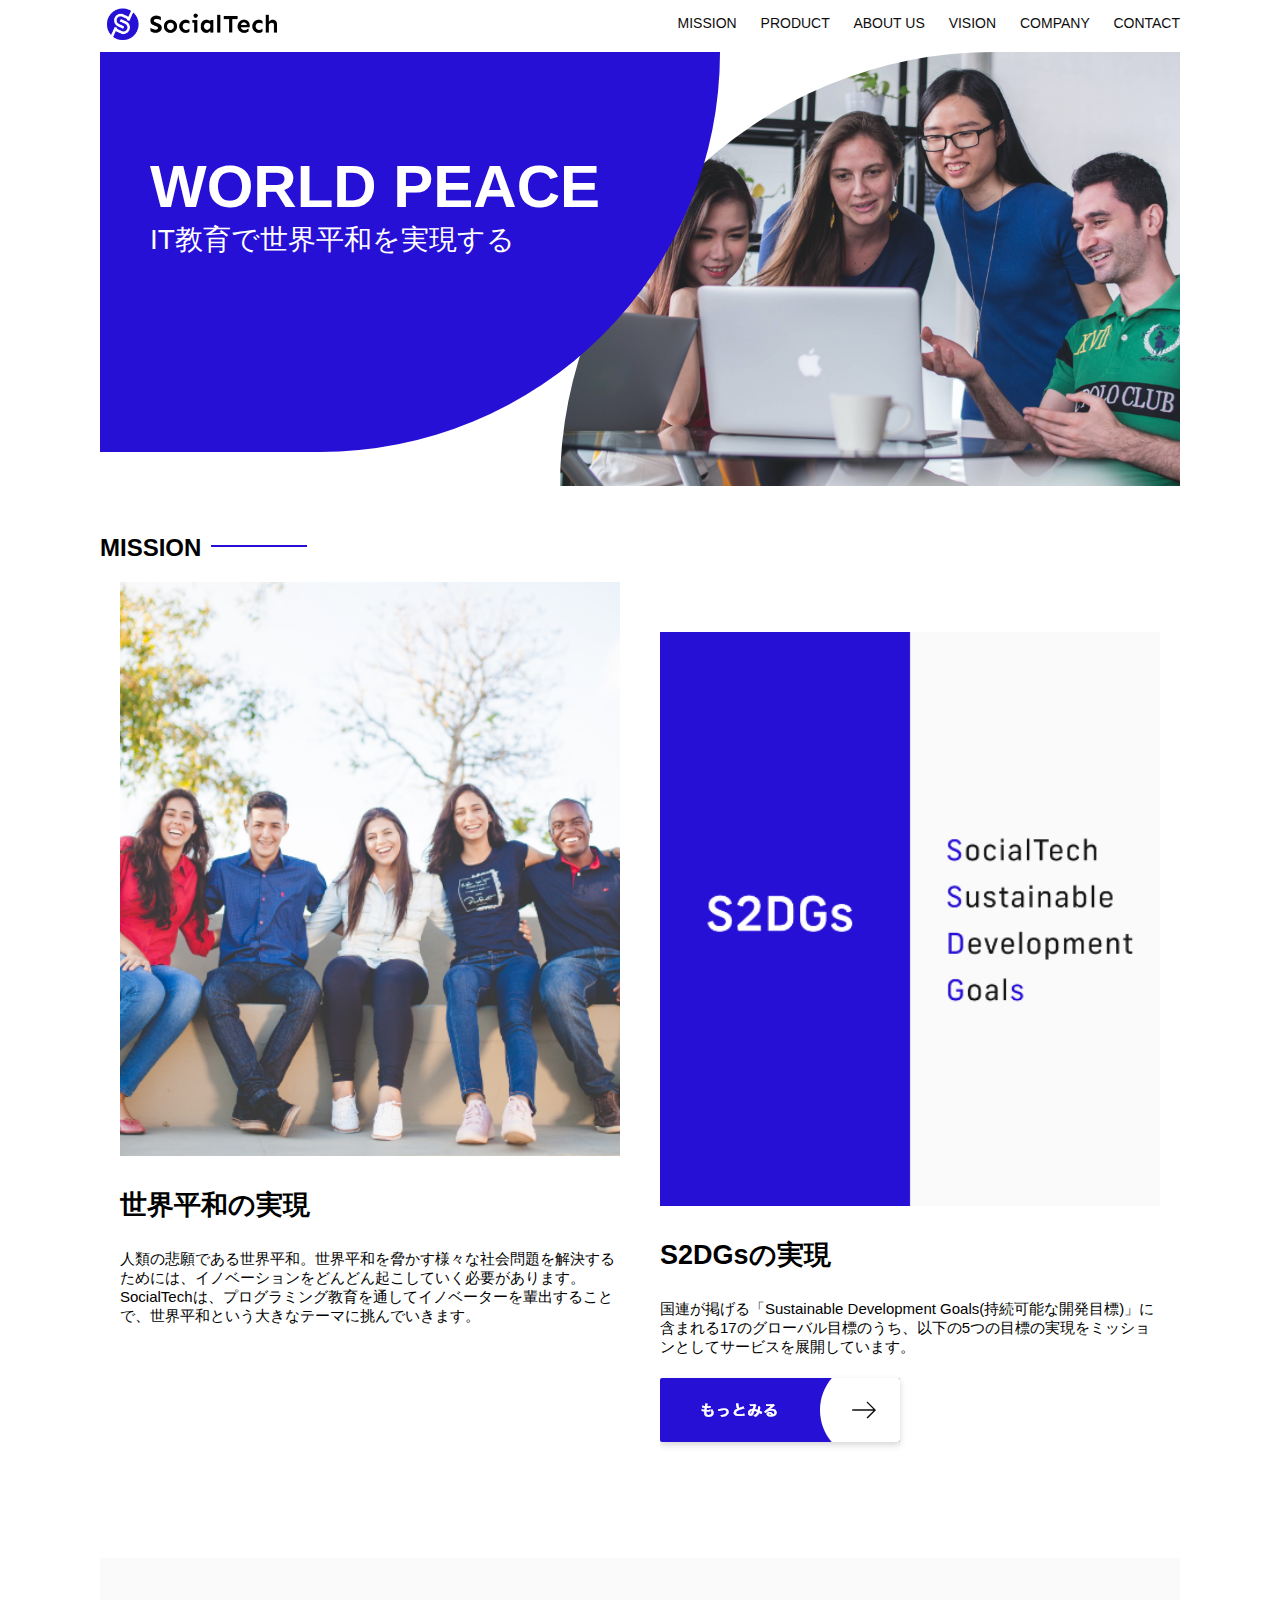
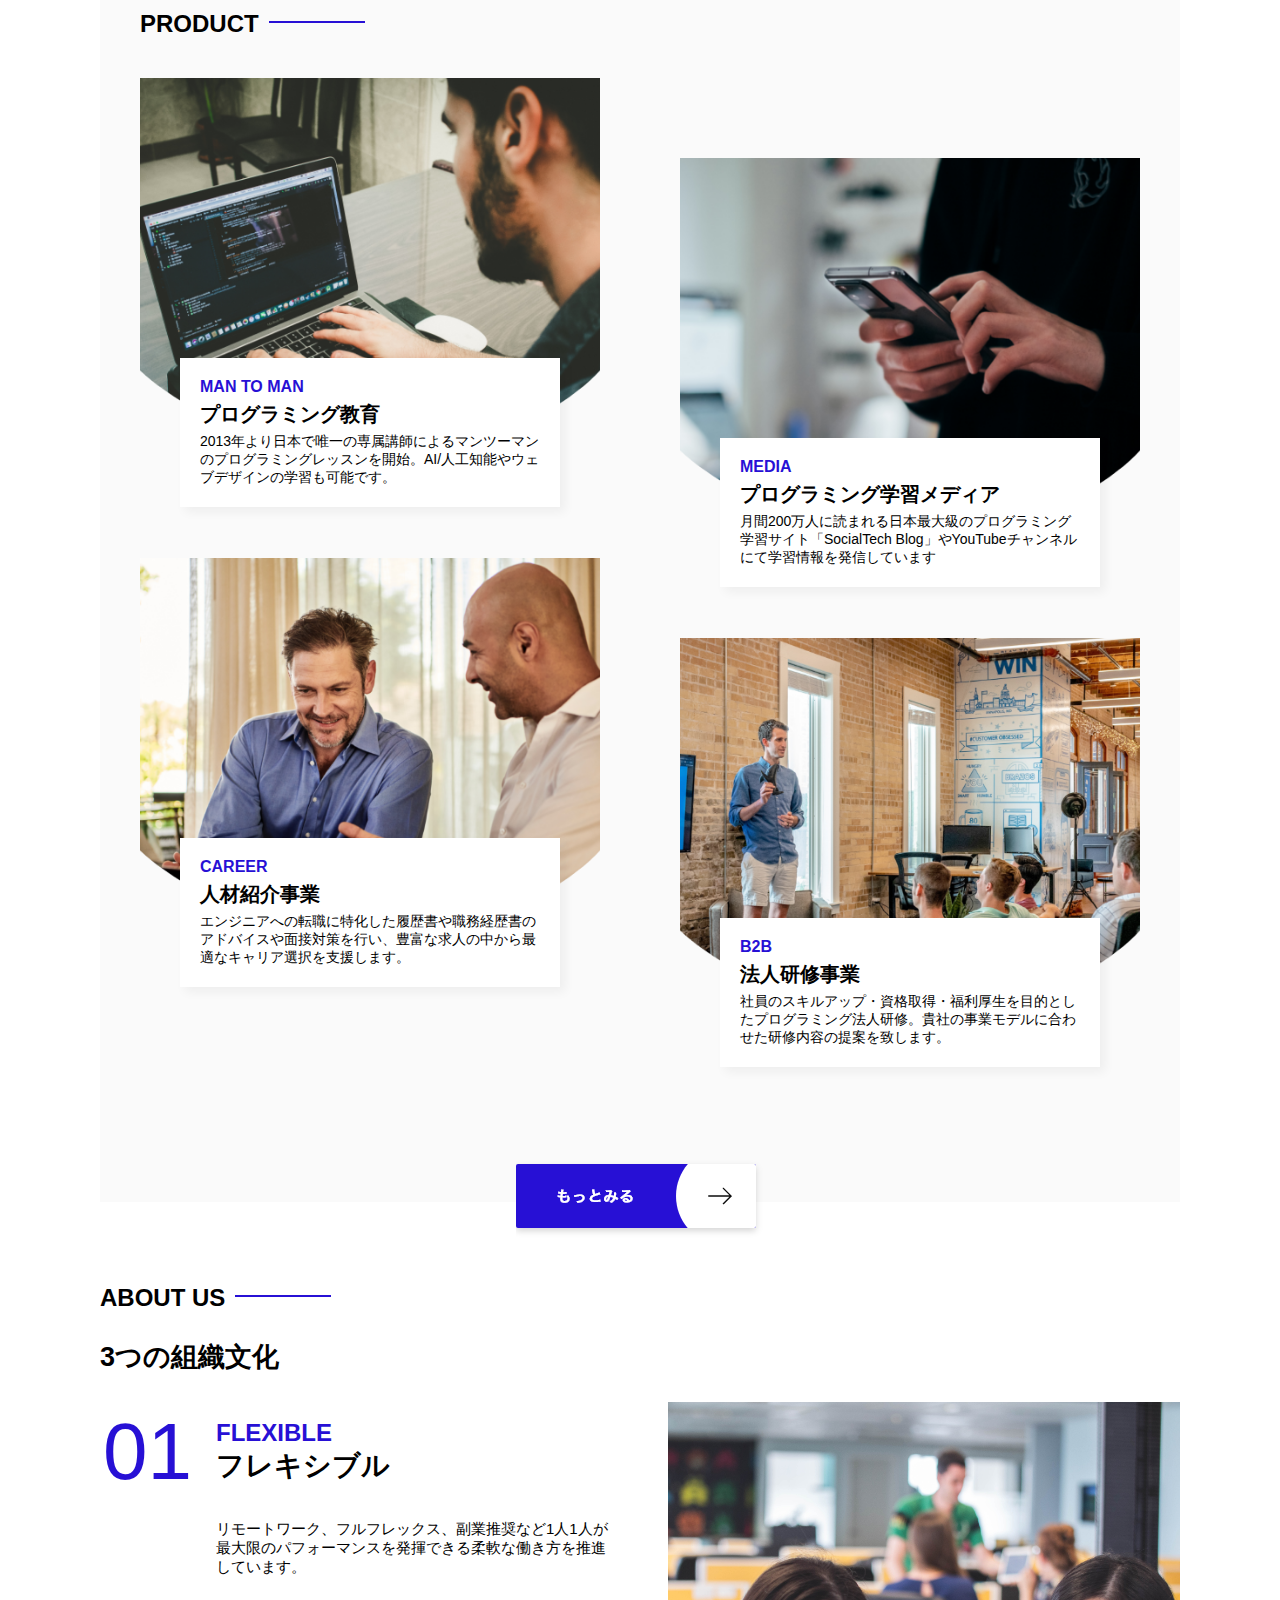
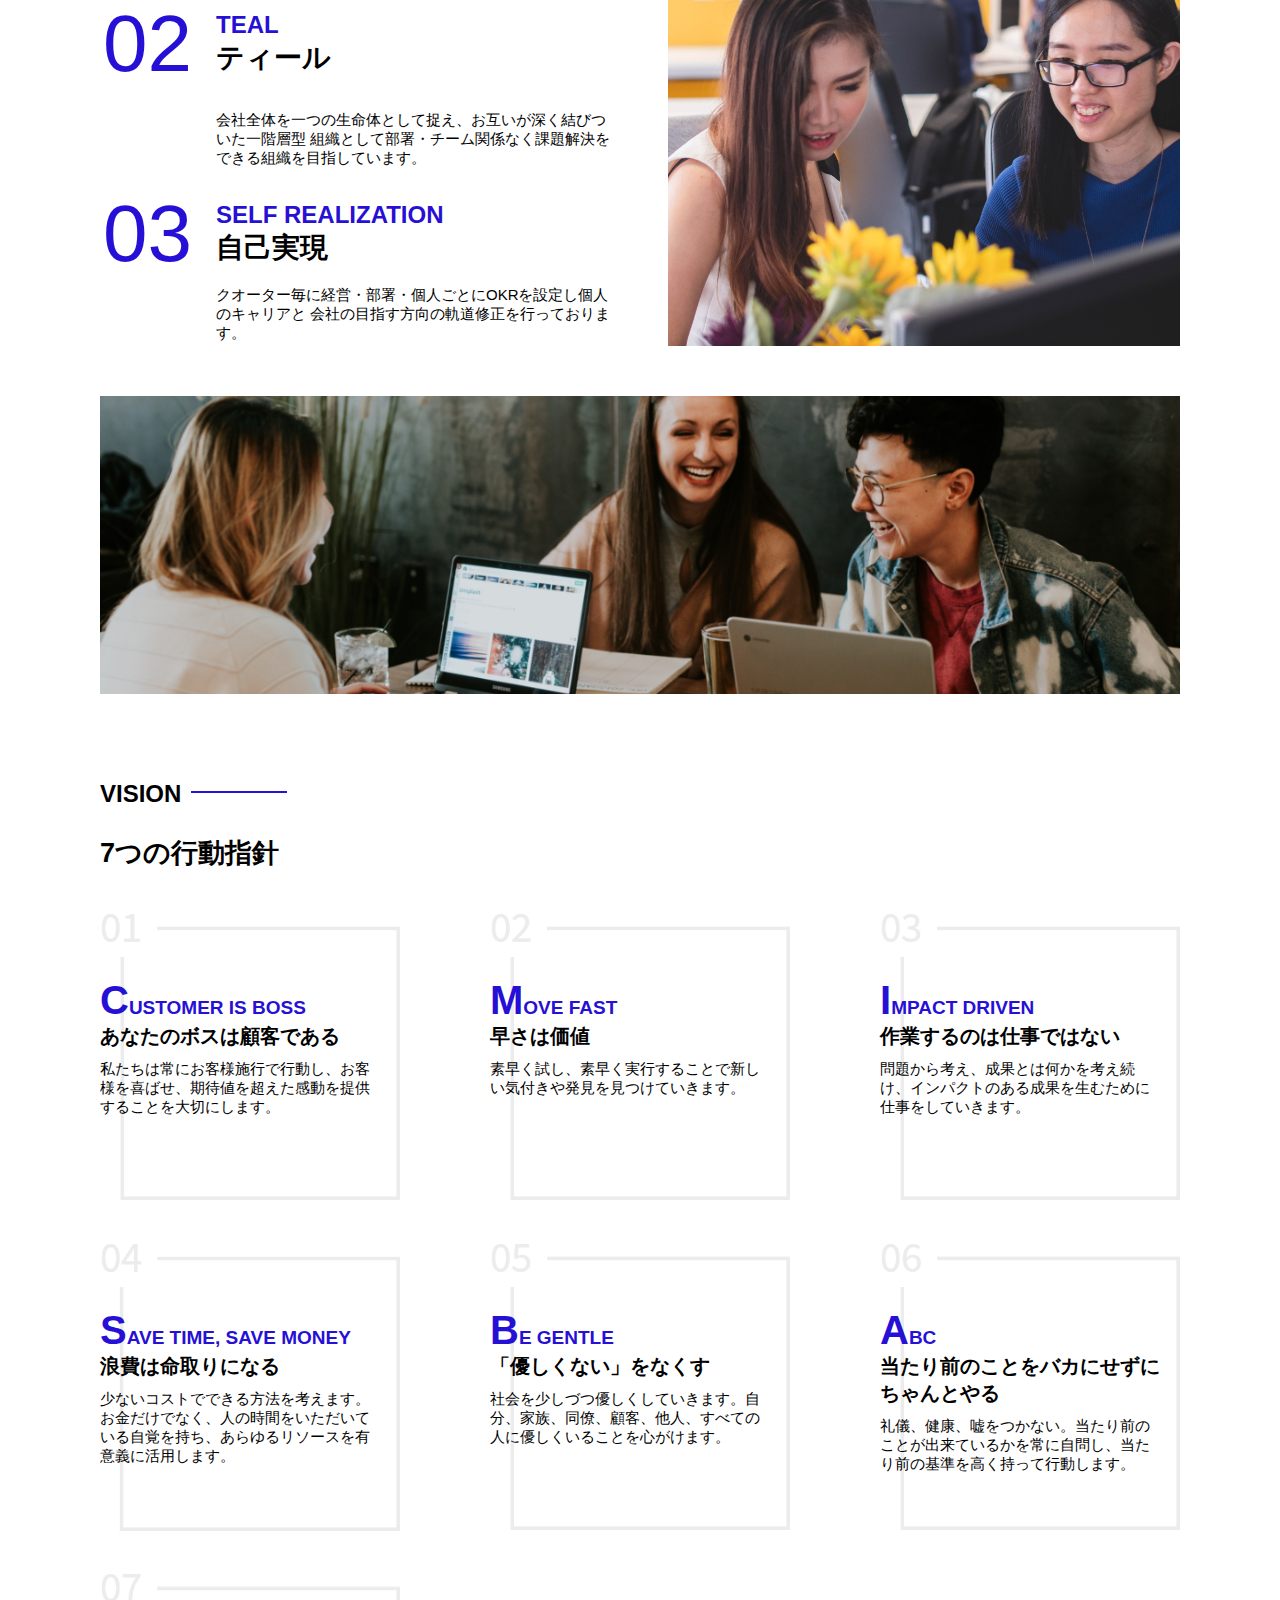
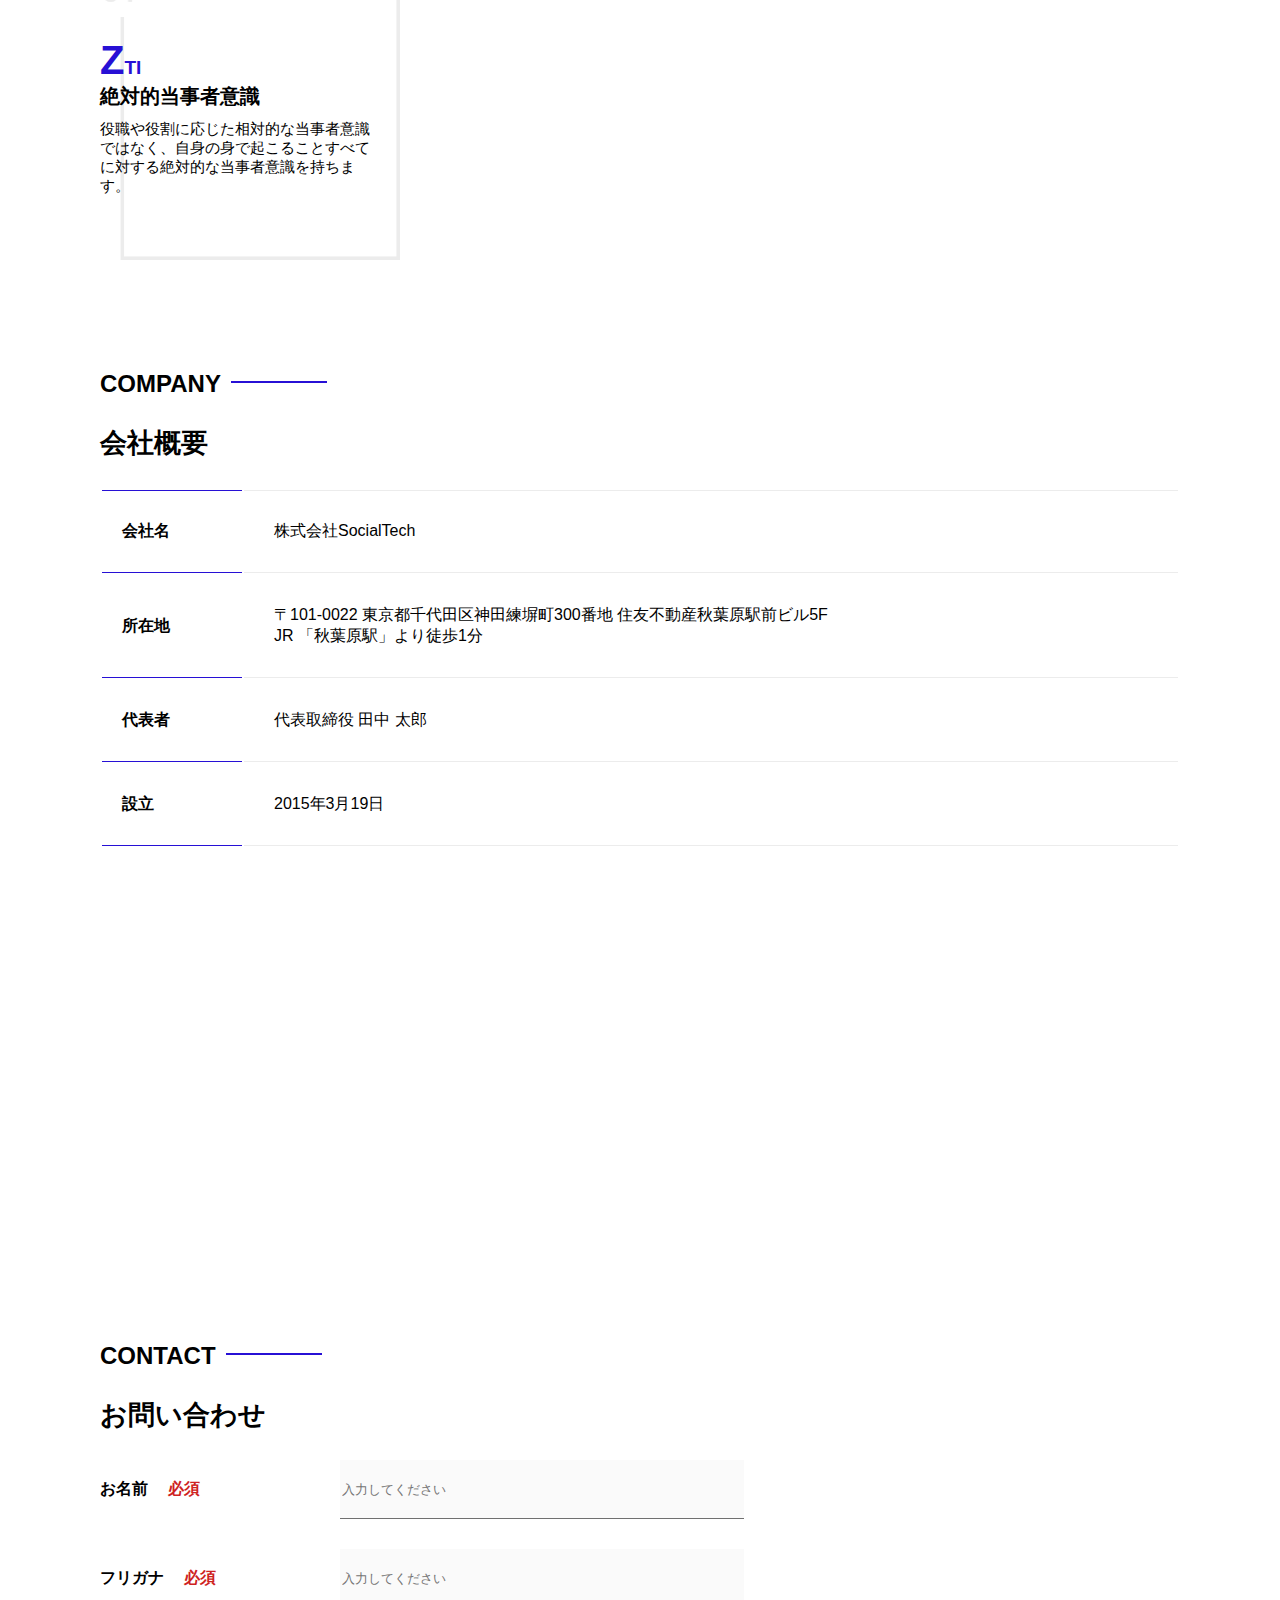
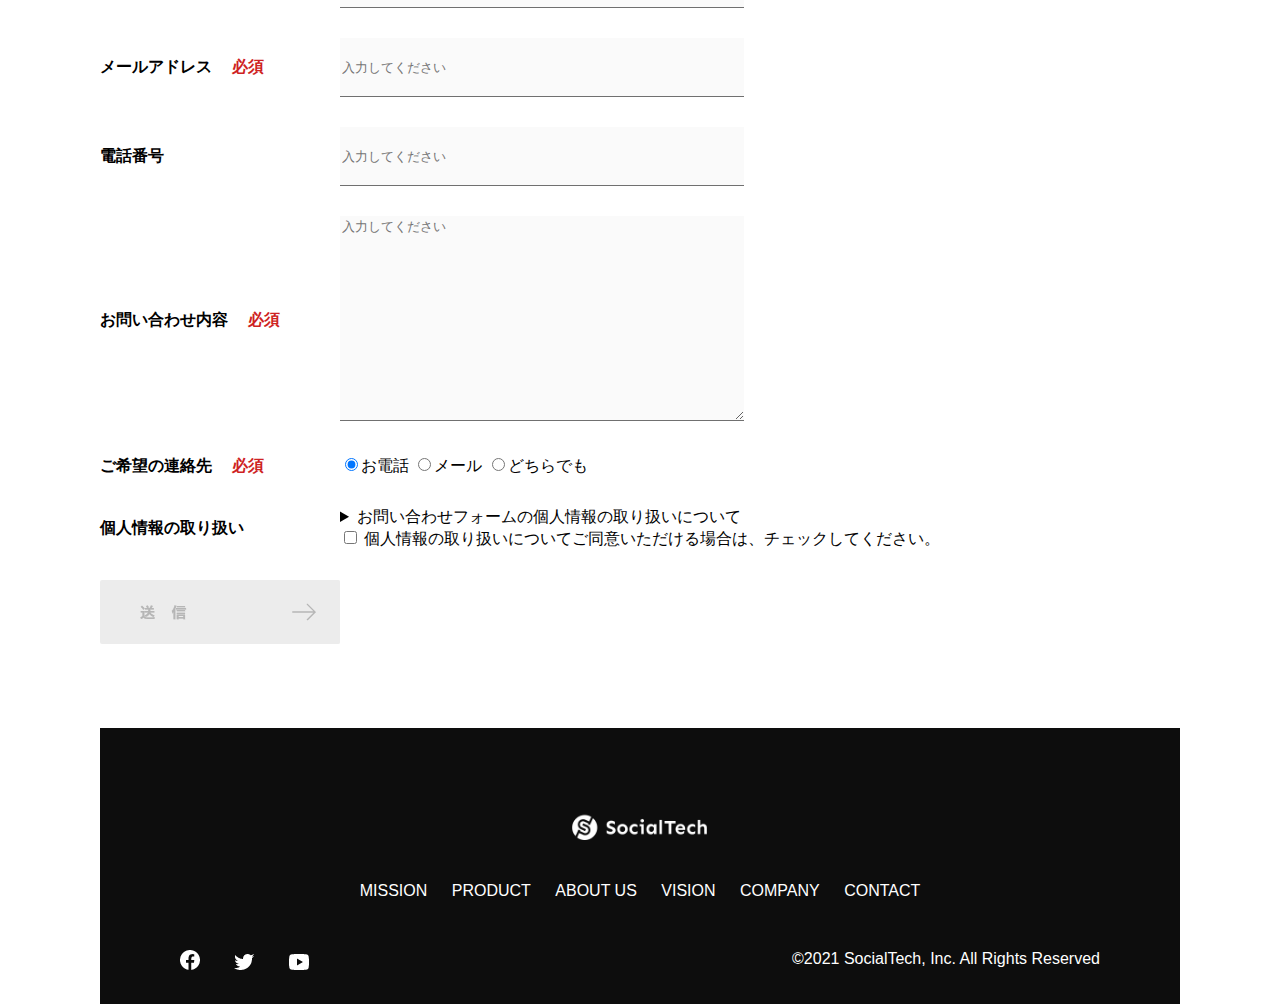
<file: index.html>
<!DOCTYPE html>
<html>
  <head>
    <title>SocialTech</title>
    <meta charset="utf-8" />
    <meta
      name="description"
      content="SocialTechはEdTech業界のリーディングカンパニーを目指します。"
    />
    <meta name="viewport" content="width=device-width, initial-scale=1.0" />
    <link rel="stylesheet" href="style.css" />
  </head>
  <body>
    <!-- ヘッダー -->
    <header>
      <!-- ロゴ -->
      <a href="index.html" id="logo"
        ><img src="images/logo.png" alt="トップページに戻る"
      /></a>
      <!-- PC用ナビゲーション -->
      <nav id="nav-pc">
        <a href="mission.html">MISSION</a>
        <a href="product.html">PRODUCT</a>
        <a href="index.html#aboutus">ABOUT US</a>
        <a href="index.html#vision">VISION</a>
        <a href="index.html#company">COMPANY</a>
        <a href="index.html#contact">CONTACT</a>
      </nav>
      <!-- スマホ用メニューボタン -->
      <img
        id="menu-sp"
        src="images/button-menu.png"
        alt="ナビゲーションを開く"
        onclick="document.getElementById('nav-sp').style.display = 'block'"
      />
      <!-- スマホ用ナビゲーション -->
      <nav id="nav-sp">
        <img
          id="close"
          src="images/button-close.png"
          alt="ナビゲーションを閉じる"
          onclick="document.getElementById('nav-sp').style.display = 'none'"
        />
        <a
          id="logo-sp"
          href="index.html"
          onclick="document.getElementById('nav-sp').style.display = 'none'"
          ><img src="images/logo-sp.png" alt="トップページに戻る"
        /></a>
        <a
          class="menu"
          href="mission.html"
          onclick="document.getElementById('nav-sp').style.display = 'none'"
          >MISSION</a
        >
        <a
          class="menu"
          href="product.html"
          onclick="document.getElementById('nav-sp').style.display = 'none'"
          >PRODUCT</a
        >
        <a
          class="menu"
          href="index.html#aboutus"
          onclick="document.getElementById('nav-sp').style.display = 'none'"
          >ABOUT US</a
        >
        <a
          class="menu"
          href="index.html#vision"
          onclick="document.getElementById('nav-sp').style.display = 'none'"
          >VISION</a
        >
        <a
          class="menu"
          href="index.html#company"
          onclick="document.getElementById('nav-sp').style.display = 'none'"
          >COMPANY</a
        >
        <a
          class="menu"
          href="index.html#contact"
          onclick="document.getElementById('nav-sp').style.display = 'none'"
          >CONTACT</a
        >
        <div id="sns">
          <a href="https://www.facebook.com/sejuku2013"
            ><img src="images/button-facebook.png" alt="Facebookのリンク"
          /></a>
          <a href="https://www.twitter.com/samuraijuku"
            ><img src="images/button-twitter.png" alt="twitterのリンク"
          /></a>
          <a href="https://www.youtube.com/cannel/UCCFOQO5aDK0xXam4cUQT8g"
            ><img src="images/button-facebook.png" alt="YouTubeのリンク"
          /></a>
        </div>
      </nav>
    </header>
    <main>
      <article>
        <!-- メインビジュアル -->
        <section id="main-visual">
          <div id="main-message">
            <h1>WORLD PEACE</h1>
            <p>IT教育で世界平和を実現する</p>
          </div>
          <img
            src="images/index/index-main.png"
            alt="PCの周りに集まる多国籍の仲間たち"
          />
        </section>
        <!-- ミッション -->
        <section id="mission">
          <h2 class="index-h2">MISSION</h2>
          <div id="mission-flex">
            <div>
              <img
                id="mission-photo"
                src="images/index/index-mission.png"
                alt="屋外のベンチで写真を撮影する多国籍の仲間たち"
              />
              <h3>世界平和の実現</h3>
              <p>
                人類の悲願である世界平和。世界平和を脅かす様々な社会問題を解決するためには、イノベーションをどんどん起こしていく必要があります。SocialTechは、プログラミング教育を通してイノベーターを輩出することで、世界平和という大きなテーマに挑んでいきます。
              </p>
            </div>
            <div>
              <img id="s2dgs" src="images/index/s2dgs.png" alt="S2DGs" />
              <h3>S2DGsの実現</h3>
              <p>
                国連が掲げる「Sustainable Development
                Goals(持続可能な開発目標)」に含まれる17のグローバル目標のうち、以下の5つの目標の実現をミッションとしてサービスを展開しています。
              </p>
              <a href="mission.html">
                <img src="images/button-more.png" alt="もっとみる" />
              </a>
            </div>
          </div>
        </section>
        <!-- プロダクト -->
        <section id="product">
          <h2 class="index-h2">PRODUCT</h2>
          <div>
            <div id="product-left">
              <div>
                <img
                  class="product-photo"
                  src="images/index/index-mantoman.png"
                  alt="PCでコードを書く男性"
                />
                <div class="product-explain">
                  <span>MAN TO MAN</span>
                  <h3>プログラミング教育</h3>
                  <p>
                    2013年より日本で唯一の専属講師によるマンツーマンのプログラミングレッスンを開始。AI/人工知能やウェブデザインの学習も可能です。
                  </p>
                </div>
              </div>
              <div>
                <img
                  class="product-photo"
                  src="images/index/index-career.png"
                  alt="笑顔で話し合う2人の男性"
                />
                <div class="product-explain">
                  <span>CAREER</span>
                  <h3>人材紹介事業</h3>
                  <p>
                    エンジニアへの転職に特化した履歴書や職務経歴書のアドバイスや面接対策を行い、豊富な求人の中から最適なキャリア選択を支援します。
                  </p>
                </div>
              </div>
            </div>
            <div id="product-right">
              <div>
                <img
                  class="product-photo"
                  src="images/index/index-media.png"
                  alt="スマートフォンを操作する人"
                />
                <div class="product-explain">
                  <span>MEDIA</span>
                  <h3>プログラミング学習メディア</h3>
                  <p>
                    月間200万人に読まれる日本最大級のプログラミング学習サイト「SocialTech
                    Blog」やYouTubeチャンネルにて学習情報を発信しています
                  </p>
                </div>
              </div>
              <div>
                <img
                  class="product-photo"
                  src="images/index/index-b2b.png"
                  alt="講演中の男性とそれを聴く人々"
                />
                <div class="product-explain">
                  <span>B2B</span>
                  <h3>法人研修事業</h3>
                  <p>
                    社員のスキルアップ・資格取得・福利厚生を目的としたプログラミング法人研修。貴社の事業モデルに合わせた研修内容の提案を致します。
                  </p>
                </div>
              </div>
            </div>
          </div>
          <div>
            <a id="product-more" href="product.html">
              <img src="images/button-more.png" alt="もっとみる" />
            </a>
          </div>
        </section>
        <!-- ABOUT US -->
        <section id="aboutus">
          <h2 class="index-h2">ABOUT US</h2>
          <h3>3つの組織文化</h3>
          <div>
            <table class="culture-table">
              <tr>
                <td>
                  <span class="culture-num">01</span>
                </td>
                <td>
                  <span class="culture-en">FLEXIBLE</span>
                  <span class="culture-jp">フレキシブル</span>
                </td>
              </tr>

              <tr></tr>
              <tr>
                <td>
                  <!-- 空のセル -->
                </td>
                <td>
                  <p class="cluture-description">
                    リモートワーク、フルフレックス、副業推奨など1人1人が最大限のパフォーマンスを発揮できる柔軟な働き方を推進しています。
                  </p>
                </td>
              </tr>
              <tr>
                <td>
                  <span class="culture-num">02</span>
                </td>
                <td>
                  <span class="culture-en">TEAL</span>
                  <span class="culture-jp">ティール</span>
                </td>
              </tr>
              <tr>
                <td>
                  <!-- 空のセル -->
                </td>
                <td>
                  <p id="culture-descpription">
                    会社全体を一つの生命体として捉え、お互いが深く結びついた一階層型
                    組織として部署・チーム関係なく課題解決をできる組織を目指しています。
                  </p>
                </td>
              </tr>
              <tr>
                <td>
                  <span class="culture-num">03</span>
                </td>
                <td>
                  <span class="culture-en">SELF REALIZATION</span>
                  <span class="culture-jp">自己実現</span>
                </td>
              </tr>
              <tr>
                <td>
                  <!-- 空のセル -->
                </td>
                <td>
                  <p class="culture-description">
                    クオーター毎に経営・部署・個人ごとにOKRを設定し個人のキャリアと
                    会社の目指す方向の軌道修正を行っております。
                  </p>
                </td>
              </tr>
            </table>
            <img
              class="culture-img"
              src="images/index/index-aboutus1.png"
              alt="笑顔で話し合う2人の女性"
            />
          </div>
          <img
            class="culture-img2"
            src="images/index/index-aboutus2.png"
            alt="笑顔で話し合う3人の男女"
          />
        </section>
        <!-- VISION -->
        <section id="vision">
          <h2 class="index-h2">VISION</h2>
          <h3>7つの行動指針</h3>
          <div>
            <div class="vision-box">
              <img src="images/index/vision-01.png" alt="01" />
              <span>
                <h4>CUSTOMER IS BOSS</h4>
                <h5>あなたのボスは顧客である</h5>
                <p>
                  私たちは常にお客様施行で行動し、お客様を喜ばせ、期待値を超えた感動を提供することを大切にします。
                </p>
              </span>
            </div>
            <div class="vision-box">
              <img src="images/index/vision-02.png" alt="02" />
              <span>
                <h4>MOVE FAST</h4>
                <h5>早さは価値</h5>
                <p>
                  素早く試し、素早く実行することで新しい気付きや発見を見つけていきます。
                </p>
              </span>
            </div>
            <div class="vision-box">
              <img src="images/index/vision-03.png" alt="03" />
              <span>
                <h4>IMPACT DRIVEN</h4>
                <h5>作業するのは仕事ではない</h5>
                <p>
                  問題から考え、成果とは何かを考え続け、インパクトのある成果を生むために仕事をしていきます。
                </p>
              </span>
            </div>
            <div class="vision-box">
              <img src="images/index/vision-04.png" alt="04" />
              <span>
                <h4>SAVE TIME, SAVE MONEY</h4>
                <h5>浪費は命取りになる</h5>
                <p>
                  少ないコストでできる方法を考えます。お金だけでなく、人の時間をいただいている自覚を持ち、あらゆるリソースを有意義に活用します。
                </p>
              </span>
            </div>
            <div class="vision-box">
              <img src="images/index/vision-05.png" alt="05" />
              <span>
                <h4>BE GENTLE</h4>
                <h5>「優しくない」をなくす</h5>
                <p>
                  社会を少しづつ優しくしていきます。自分、家族、同僚、顧客、他人、すべての人に優しくいることを心がけます。
                </p>
              </span>
            </div>
            <div class="vision-box">
              <img src="images/index/vision-06.png" alt="06" />
              <span>
                <h4>ABC</h4>
                <h5>当たり前のことをバカにせずにちゃんとやる</h5>
                <p>
                  礼儀、健康、嘘をつかない。当たり前のことが出来ているかを常に自問し、当たり前の基準を高く持って行動します。
                </p>
              </span>
            </div>
            <div class="vision-box">
              <img src="images/index/vision-07.png" alt="07" />
              <span>
                <h4>ZTI</h4>
                <h5>絶対的当事者意識</h5>
                <p>
                  役職や役割に応じた相対的な当事者意識ではなく、自身の身で起こることすべてに対する絶対的な当事者意識を持ちます。
                </p>
              </span>
            </div>
          </div>
        </section>
        <!-- COMPANY -->
        <section id="company">
          <h2 class="index-h2">COMPANY</h2>
          <h3>会社概要</h3>
          <table id="company-table">
            <tr>
              <th class="tableheader-first">会社名</th>
              <td class="cell-first">株式会社SocialTech</td>
            </tr>
            <tr>
              <th class="tableheader">所在地</th>
              <td class="cell">
                〒101-0022 東京都千代田区神田練塀町300番地
                住友不動産秋葉原駅前ビル5F<br />JR 「秋葉原駅」より徒歩1分
              </td>
            </tr>
            <tr>
              <th class="tableheader">代表者</th>
              <td class="cell">代表取締役 田中 太郎</td>
            </tr>
            <tr>
              <th class="tableheader">設立</th>
              <td class="cell">2015年3月19日</td>
            </tr>
          </table>
          <iframe
            src="https://www.google.com/maps/embed?pb=!1m18!1m12!1m3!1d3240.0688540195165!2d139.7746526!3d35.6999232!2m3!1f0!2f0!3f0!3m2!1i1024!2i768!4f13.1!3m3!1m2!1s0x60188fee13660e23%3A0x77137876edf742ac!2z5L2P5Y-L5LiN5YuV55Sj56eL6JGJ5Y6f6aeF5YmN44OT44Or!5e0!3m2!1sja!2sjp!4v1728476521279!5m2!1sja!2sjp"
            width="600"
            height="450"
            style="border: 0"
            allowfullscreen=""
            loading="lazy"
            referrerpolicy="no-referrer-when-downgrade"
          ></iframe>
        </section>
        <!-- お問い合わせフォーム -->
        <section id="contact">
          <h2 class="index-h2">CONTACT</h2>
          <h3>お問い合わせ</h3>
          <form>
            <div>
              <div class="contact-heading">
                <label class="contact-label"
                  >お名前<span class="contact-span">必須</span></label
                >
              </div>
              <div>
                <input
                  type="text"
                  name="name"
                  placeholder="入力してください"
                  class="contact-textbox"
                />
              </div>
            </div>
            <div>
              <div class="contact-heading">
                <label class="contact-label"
                  >フリガナ<span class="contact-span">必須</span></label
                >
              </div>
              <div>
                <input
                  type="text"
                  name="hurigana"
                  placeholder="入力してください"
                  class="contact-textbox"
                />
              </div>
            </div>
            <div>
              <div class="contact-heading">
                <label class="contact-label"
                  >メールアドレス<span class="contact-span">必須</span></label
                >
              </div>
              <div>
                <input
                  type="text"
                  name="email"
                  placeholder="入力してください"
                  class="contact-textbox"
                />
              </div>
            </div>
            <div>
              <div class="contact-heading">
                <label class="contact-label">電話番号</label>
              </div>
              <div>
                <input
                  type="text"
                  name="tel"
                  placeholder="入力してください"
                  class="contact-textbox"
                />
              </div>
            </div>
            <div>
              <div class="contact-heading">
                <label class="contact-label"
                  >お問い合わせ内容<span class="contact-span">必須</span></label
                >
              </div>
              <div>
                <textarea
                  class="contact-textarea"
                  placeholder="入力してください"
                  name="message"
                ></textarea>
              </div>
            </div>
            <div>
              <div class="contact-heading">
                <label class="contact-label"
                  >ご希望の連絡先<span class="contact-span">必須</span></label
                >
              </div>
              <div>
                <input
                  class="radiobutton"
                  type="radio"
                  value="tel"
                  name="contact"
                  checked
                /><label>お電話</label>
                <input
                  class="radiobutton"
                  type="radio"
                  value="mail"
                  name="contact"
                /><label>メール</label>
                <input
                  class="radiobutton"
                  type="radio"
                  value="both"
                  name="contact"
                /><label>どちらでも</label>
              </div>
            </div>
            <div>
              <div class="contact-heading">
                <label class="contact-label">個人情報の取り扱い</label>
              </div>
              <div>
                <details>
                  <summary>
                    お問い合わせフォームの個人情報の取り扱いについて
                  </summary>
                  <div>
                    <span>1.組織の名称又は氏名</span><br />
                    株式会社SocialTech<br /><br />
                    <span
                      >2.個人情報保護管理者（若しくはその代理人）の氏名又は職名、所属及び連絡先
                      鈴木 一郎 コーポレート部</span
                    ><br />
                    メールアドレス:samurai@example.com<br />
                    TEl:03-1234-5678<br />
                    <span>3.個人情報の利用目的</span><br />
                    ・本サービスおよび本サービスに関連する情報の提供又はそれらに関する連絡のため<br />
                    ・ユーザーの本人確認のため<br />
                    ・当社サービスのご案内のため<br />
                    ・当社商品等の広告又は宣伝（電子メールのよるものを含むものとします。）<br /><br />
                    <span>4.個人情報の取り扱い業務の委託</span><br />
                    個人情報の取り扱い業務の全部または一部を外部に業務委託する場合があります。<br />
                    その際、弊社は、個人情報を適切に保護できる管理体制を敷き実行していることを条件として<br />
                    委託先を厳選したうえで、機密保持契約を委託先と締結し、お客様の個人情報を厳密に管理させてます。<br /><br />
                    <span>5.個人情報の開示等の請求</span><br />
                    お客様は、弊社に対してご自身の個人情報の開示等（利用目的の通知、開示、内容の訂正・追加・削除、利用の停止または消去、第三者への提供の停止）に関して、当社問い合わせ窓口に申し出ることができます。<br />
                    その際、弊社はお客様ご本人を確認させていただいたうえで、合理的な期間内に対応いたします。<br /><br />
                    なお、個人情報に関する弊社問い合わせ先は、次の通りです。<br /><br />
                    株式会社SocialTech 個人情報問い合わせ窓口<br />
                    〒101-0022 東京都千代田区神田練塀町300番地
                    住友不動産秋葉原駅前ビル5F<br />
                    メールアドレス:samurai@example.com TEL:03-1234-5678<br /><br />
                    <span>6.個人情報を提供されることの任意性について</span
                    ><br /><br />
                    お客様ご自身が個人情報を弊社に提供されるか否かは、お客様のご判断によりますが、もしご提供されない場合には、適切なサービスが提供できない場合がありますのであらかじめご了承ください。
                  </div>
                </details>
                <input type="checkbox" name="agree" />
                <span
                  >個人情報の取り扱いについてご同意いただける場合は、チェックしてください。</span
                >
              </div>
            </div>
            <input type="image" src="images/button-submit.png" alt="送信する" />
          </form>
        </section>
      </article>
      <footer>
        <div id="footer-logo">
          <img src="images/logo-sp.png" alt="SotialTech" />
        </div>
        <div id="footer-link">
          <a href="mission.html">MISSION</a>
          <a href="product.html">PRODUCT</a>
          <a href="index.html#aboutus">ABOUT US</a>
          <a href="index.html#vision">VISION</a>
          <a href="index.html#company">COMPANY</a>
          <a href="index.html#contact">CONTACT</a>
        </div>
        <div id="sns-footer">
          <a href="http://www.facebook.com/sejuku2013"
            ><img src="images/button-facebook.png" alt="Facebookのリンク"
          /></a>
          <a href="http://www.twitter.com/samuraijuku"
            ><img src="images/button-twitter.png" alt="twitterのリンク"
          /></a>
          <a href="http://www.youtube.com/channel/UCCFOQO5aDK0xXam4cUQXT8g"
            ><img src="images/button-youtube.png" alt="YouTUbeのリンク"
          /></a>
          <span id="copyright"
            >&copy;2021 SocialTech, Inc. All Rights Reserved</span
          >
        </div>
      </footer>
    </main>
  </body>
</html>
</file>
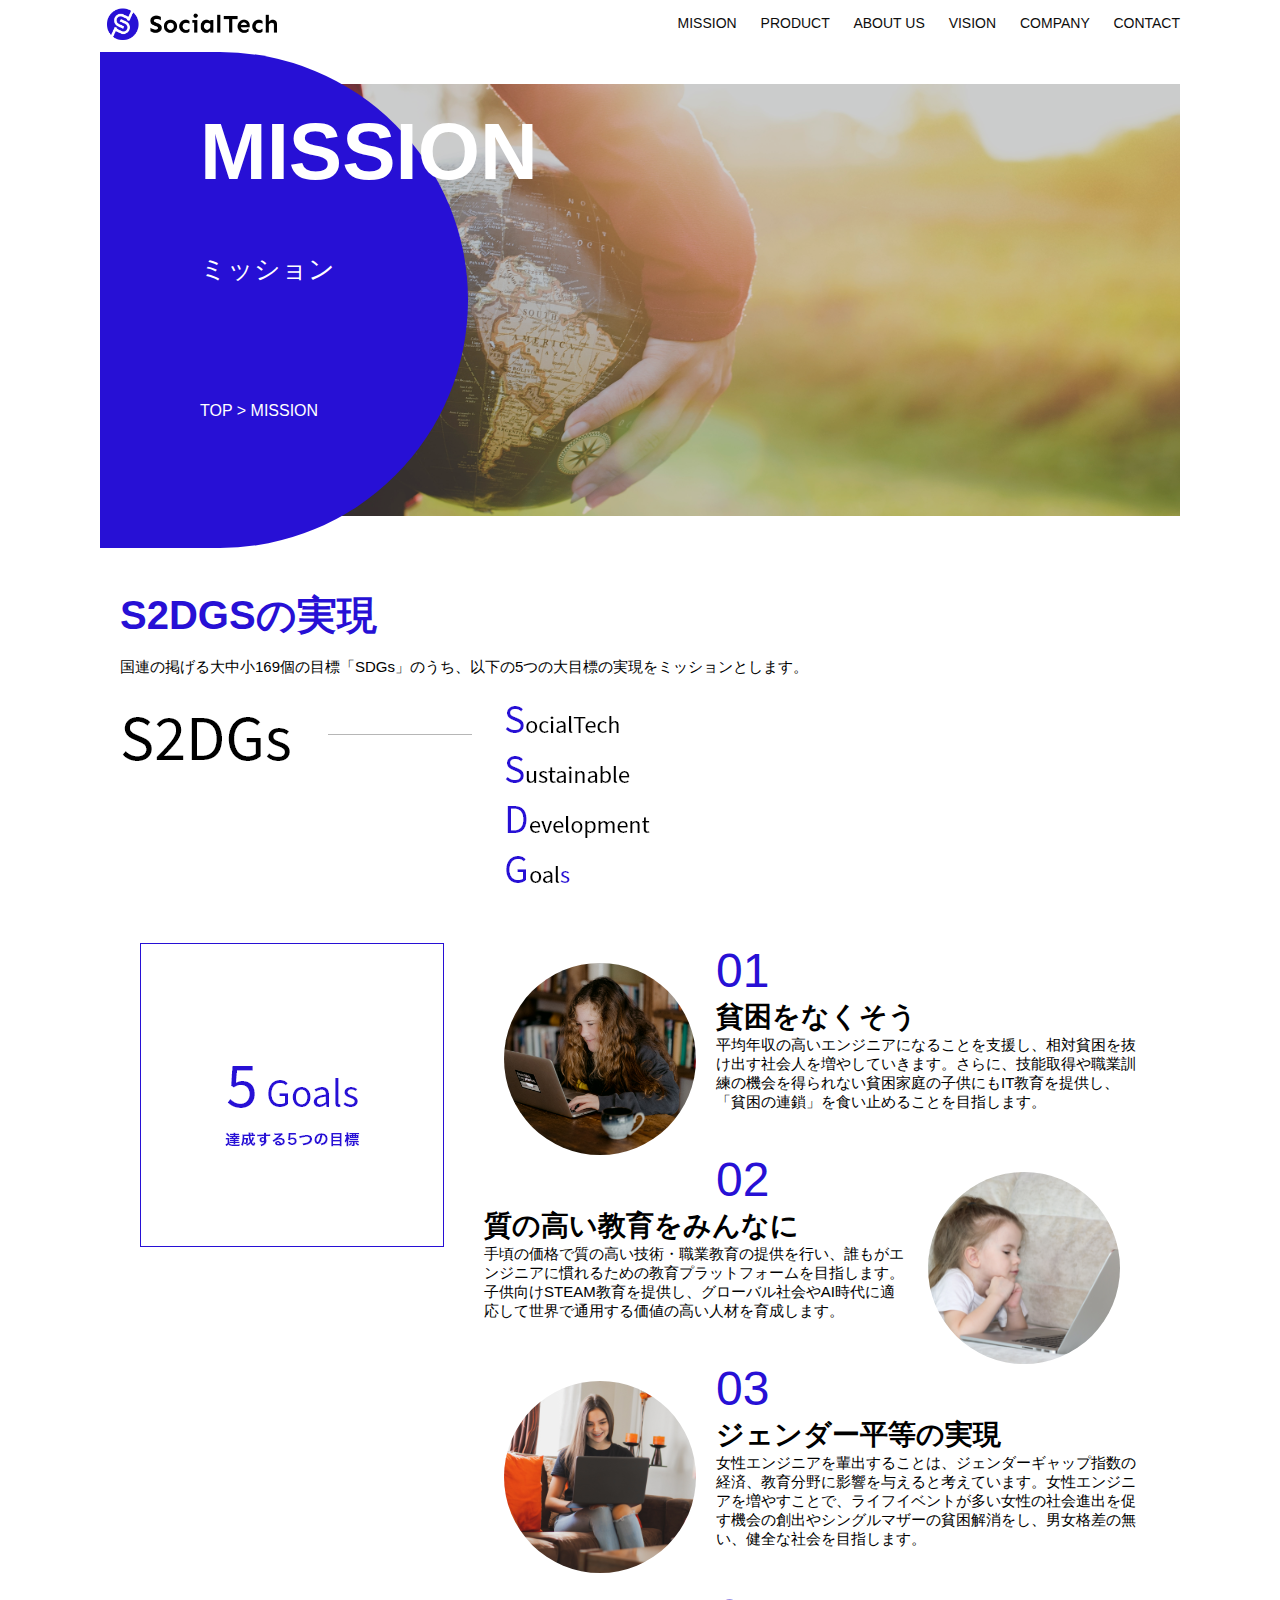
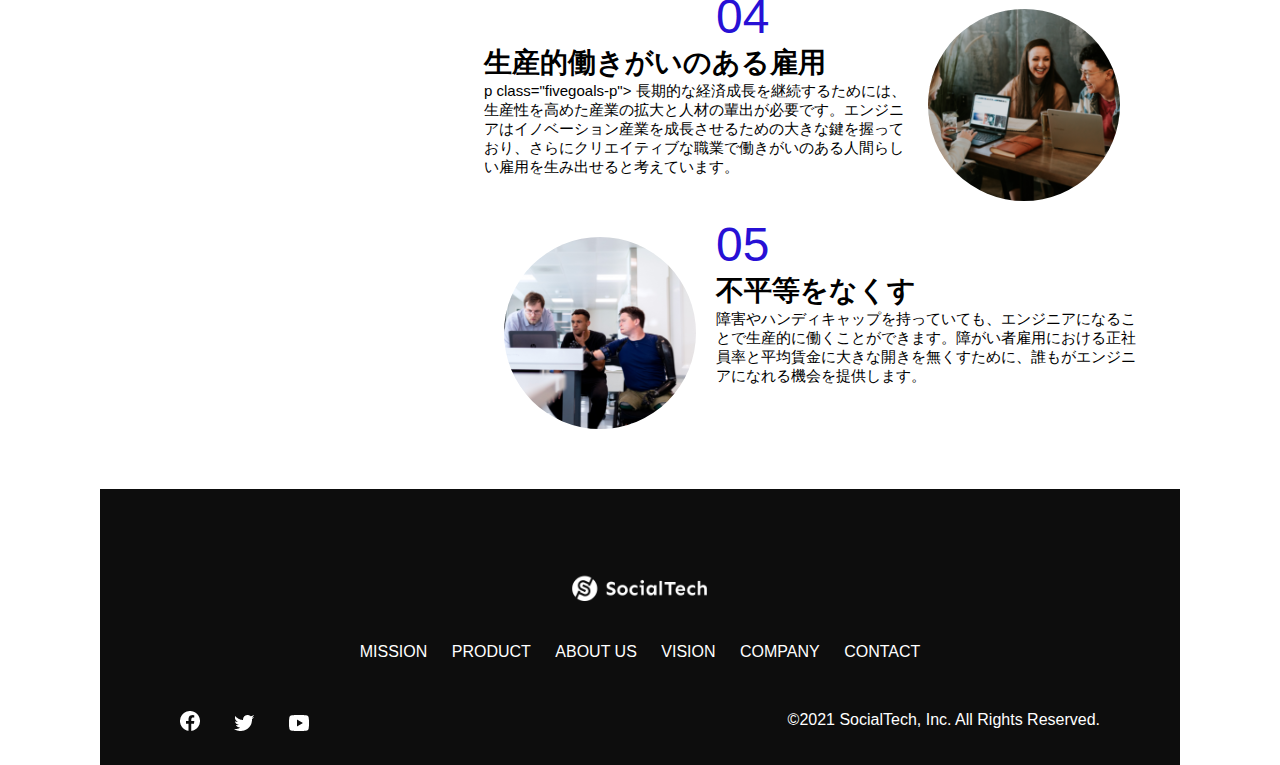
<file: mission.html>
<!DOCTYPE html>
<html>
  <head>
    <title>SocialTech - MISSION ミッション -</title>
    <meta charset="UTF8" />
    <meta
      name="description"
      content="SocialTechが目指す5つの目標(S2DGs)を紹介します"
    />
    <meta name="viewport" content="width=device-width, initial-scale=1.0" />
    <link rel="stylesheet" href="style.css" />
  </head>

  <body>
    <!-- ヘッダー -->
    <header>
      <!-- ロゴ -->
      <a href="index.html" id="logo"
        ><img src="images/logo.png" alt="トップページに戻る"
      /></a>

      <!-- PC用ナビゲーション -->
      <nav id="nav-pc">
        <a href="mission.html">MISSION</a>
        <a href="product.html">PRODUCT</a>
        <a href="index.html#aboutus">ABOUT US</a>
        <a href="index.html#vision">VISION</a>
        <a href="index.html#company">COMPANY</a>
        <a href="index.html#contact">CONTACT</a>
      </nav>

      <!-- スマホ用メニューボタン -->
      <img
        id="menu-sp"
        src="images/button-menu.png"
        alt="ナビゲーションを開く"
        onclick="document.getElementById('nav-sp').style.display = 'block'"
      />

      <!-- スマホ用ナビゲーション -->
      <nav id="nav-sp">
        <img
          id="close"
          src="images/button-close.png"
          alt
          ナビゲーションを閉じる
          onclick="document.getElementById('nav-sp').style.display = 'none'"
        />
        <a
          id="logo-sp"
          href="index.html"
          onclick="document.getElementById('nav-sp').style.display = 'none'"
          ><img src="images/logo-sp.png" alt="トップページに戻る"
        /></a>
        <a
          class="menu"
          href="mission.html"
          onclick="document.getElementById('nav-sp').style.display = 'none'"
          >MISSION</a
        >
        <a
          class="menu"
          href="product.html"
          onclick="document.getElementById('nav-sp').style.display = 'none'"
          >PRODUCT</a
        >
        <a
          class="menu"
          href="index.html#aboutus"
          onclick="document.getElementById('nav-sp').style.display = 'none'"
          >ABOUT US</a
        >
        <a
          class="menu"
          href="index.html#vision"
          onclick="document.getElementById('nav-sp').style.display = 'none'"
          >VISION</a
        >
        <a
          class="menu"
          href="index.html#company"
          onclick="document.getElementById('nav-sp').style.display = 'none'"
          >COMPANY</a
        >
        <a
          class="menu"
          href="index.html#contact"
          onclick="document.getElementById('nav-sp').style.display = 'none'"
          >CONTACT</a
        >
        <div id="sns">
          <a href="https://www.facebook.com/sejuku2013"
            ><img src="images/button-facebook.png" alt="Facebookのリンク"
          /></a>
          <a href="https://twitter.com/samuraijuku"
            ><img src="images/button-twitter.png" alt="twitterのリンク"
          /></a>
          <a href="https://www.youtube.com/channel/UCCFOQO5aDK0xXam4cUQXT8g"
            ><img src="images/button-youtube.png" alt="YouTUbeのリンク"
          /></a>
        </div>
      </nav>
    </header>
    <main>
      <article>
        <section id="mission-main">
          <div id="mission-title">
            <h1>MISSION</h1>
            <span>ミッション</span>
            <div>TOP > MISSION</div>
          </div>
        </section>
        <section id="mission-s2dgs">
          <h2 class="mission-h2">S2DGSの実現</h2>
          <p>
            国連の掲げる大中小169個の目標「SDGs」のうち、以下の5つの大目標の実現をミッションとします。
          </p>
          <img src="images/mission/mission-s2dgs.png" alt="S2DGS" />
        </section>
        <section id="mission-5goals">
          <div>
            <img
              id="s2gds-image"
              src="images/mission/mission-5goals.png"
              alt="5Goals"
            />
          </div>
          <div>
            <div>
              <img
                class="fivegoals-image-left"
                src="images/mission/mission-5goals01.png"
                alt="PCを操作する女の子"
              />
              <span class="fivegoals-number">01</span>
              <h3 class="fivegoals-h3">貧困をなくそう</h3>
              <p class="fivegoals-p">
                平均年収の高いエンジニアになることを支援し、相対貧困を抜け出す社会人を増やしていきます。さらに、技能取得や職業訓練の機会を得られない貧困家庭の子供にもIT教育を提供し、「貧困の連鎖」を食い止めることを目指します。
              </p>
            </div>
            <div>
              <img
                class="fivegoals-image-right"
                src="images/mission/mission-5goals02.png"
                alt="PCを見つめる小さい女の子"
              />
              <span class="fivegoals-number">02</span>
              <h3 class="fivegoals-h3">質の高い教育をみんなに</h3>
              <p class="fivegoals-p">
                手頃の価格で質の高い技術・職業教育の提供を行い、誰もがエンジニアに慣れるための教育プラットフォームを目指します。子供向けSTEAM教育を提供し、グローバル社会やAI時代に適応して世界で通用する価値の高い人材を育成します。
              </p>
            </div>
            <div>
              <img
                class="fivegoals-image-left"
                src="images/mission/mission-5goals03.png"
                alt="PCを操作する女性"
              />
              <span class="fivegoals-number">03</span>
              <h3 class="fivegoals-h3">ジェンダー平等の実現</h3>
              <p class="fivegoals-p">
                女性エンジニアを輩出することは、ジェンダーギャップ指数の経済、教育分野に影響を与えると考えています。女性エンジニアを増やすことで、ライフイベントが多い女性の社会進出を促す機会の創出やシングルマザーの貧困解消をし、男女格差の無い、健全な社会を目指します。
              </p>
            </div>
            <div>
              <img
                class="fivegoals-image-right"
                src="images/mission/mission-5goals04.png"
                alt="笑顔で話し合う3人"
              />
              <span class="fivegoals-number">04</span>
              <h3 class="fivegoals-h3">生産的働きがいのある雇用</h3>
              <p class="fivegoals-p">
                p class="fivegoals-p">
                長期的な経済成長を継続するためには、生産性を高めた産業の拡大と人材の輩出が必要です。エンジニアはイノベーション産業を成長させるための大きな鍵を握っており、さらにクリエイティブな職業で働きがいのある人間らしい雇用を生み出せると考えています。
              </p>
            </div>
            <div>
              <img
                class="fivegoals-image-left"
                src="images/mission/mission-5goals05.png"
                alt="障害を持つ男性が生き生きと働く様子"
              />
              <span class="fivegoals-number">05</span>
              <h3 class="fivegoals-h3">不平等をなくす</h3>
              <p class="fivegoals-p">
                障害やハンディキャップを持っていても、エンジニアになることで生産的に働くことができます。障がい者雇用における正社員率と平均賃金に大きな開きを無くすために、誰もがエンジニアになれる機会を提供します。
              </p>
            </div>
          </div>
        </section>
      </article>
      <footer>
        <div id="footer-logo">
          <img src="images/logo-sp.png" alt="SocialTech" />
        </div>
        <div id="footer-link">
          <a href="mission.html">MISSION</a>
          <a href="product.html">PRODUCT</a>
          <a href="index.html#aboutus">ABOUT US</a>
          <a href="index.html#VISION">VISION</a>
          <a href="index.html#company">COMPANY</a>
          <a href="index.html#contact">CONTACT</a>
        </div>
        <div id="sns-footer">
          <a href="https://www.facebook.com/sejuku2013"
            ><img src="images/button-facebook.png" alt="Facebookのリンク"
          /></a>
          <a href="https://twitter.com/samuraijuku"
            ><img src="images/button-twitter.png" alt="twitterのリンク"
          /></a>
          <a href="https://www.youtube.com/channel/UCCFOQO5aDK0xXam4cUQXT8g"
            ><img src="images/button-youtube.png" alt="YouTUbeのリンク"
          /></a>
          <span id="copyright"
            >&copy;2021 SocialTech, Inc. All Rights Reserved.
          </span>
        </div>
      </footer>
    </main>
  </body>
</html>
</file>
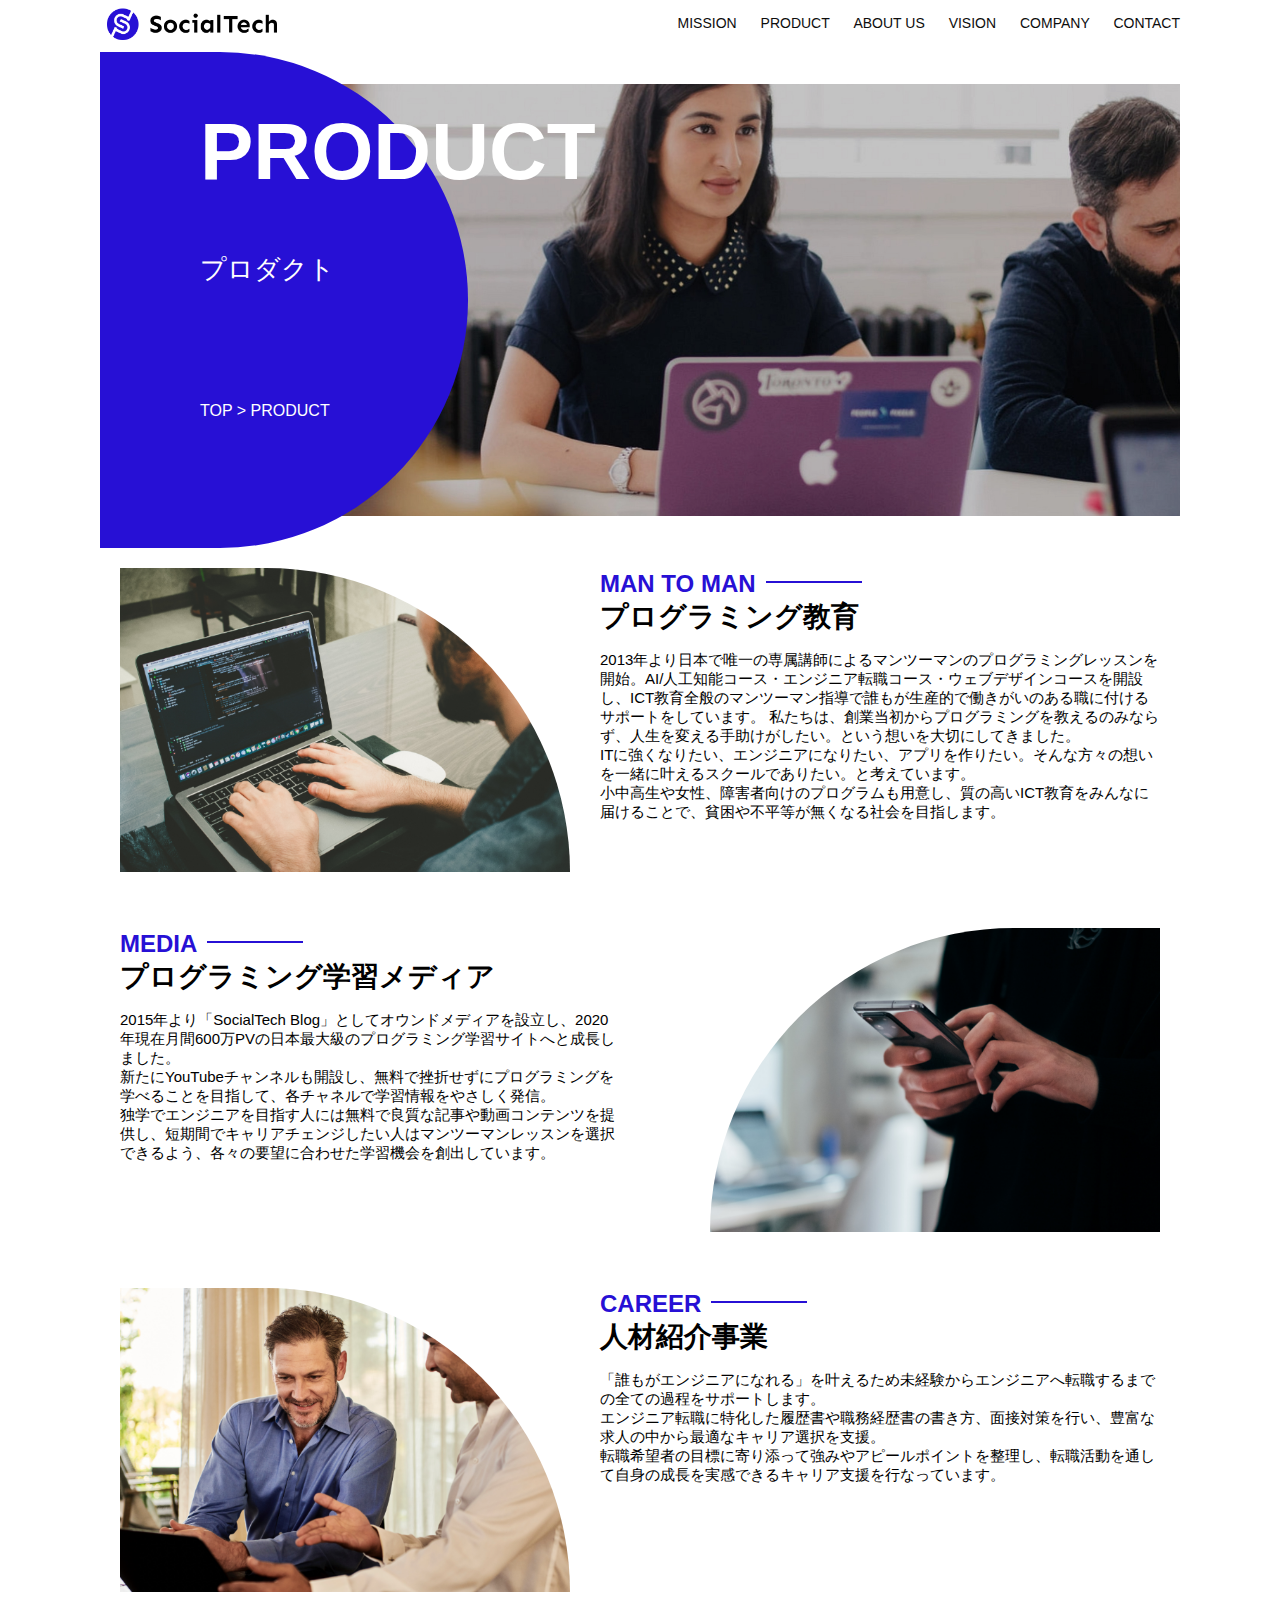
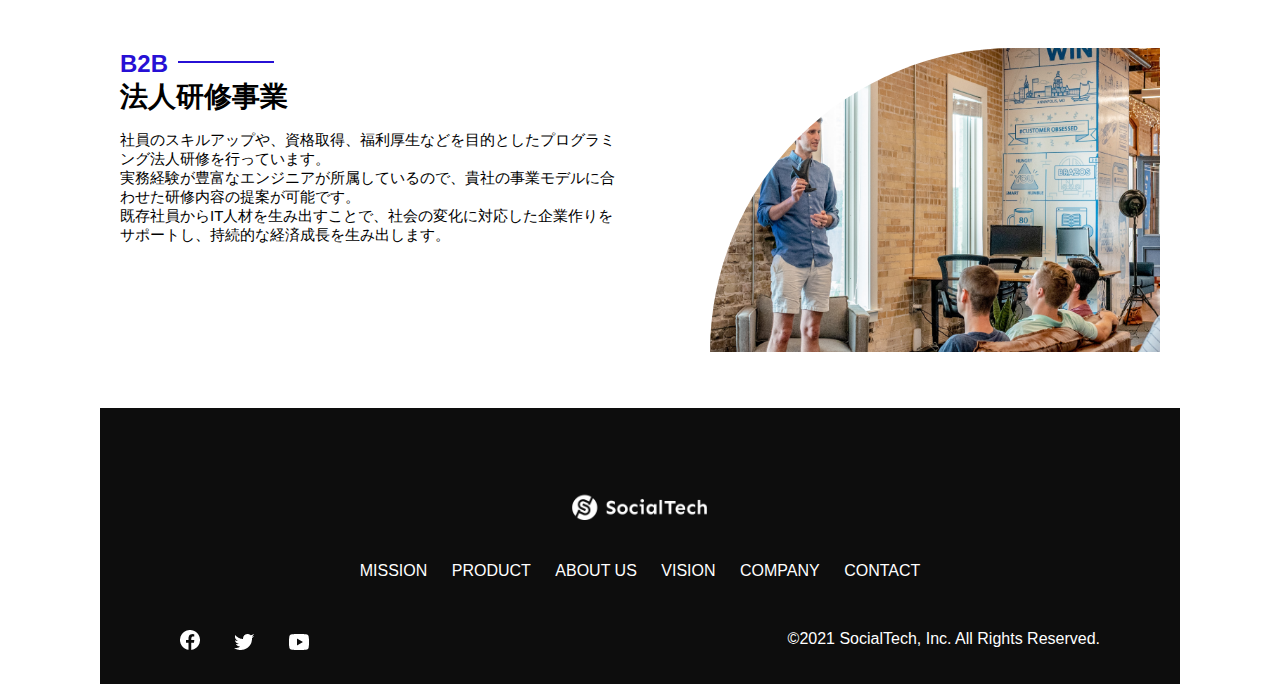
<file: product.html>
<!DOCTYPE html>
<html>
  <head>
    <title>SocialTech - PRODUCT プロダクト -</title>
    <meta charset="UTF8" />
    <meta
      name="description"
      content="SocialTechの4つのプロダクトを紹介します"
    />
    <meta name="viewport" content="width=device-width, initial-scale=1.0" />
    <link rel="stylesheet" href="style.css" />
  </head>

  <body>
    <!-- ヘッダー -->
    <header>
      <!-- ロゴ -->
      <a href="index.html" id="logo"
        ><img src="images/logo.png" alt="トップページに戻る"
      /></a>
      <!-- PC用ナビゲーション -->
      <nav id="nav-pc">
        <a href="mission.html">MISSION</a>
        <a href="product.html">PRODUCT</a>
        <a href="index.html#aboutus">ABOUT US</a>
        <a href="index.html#vision">VISION</a>
        <a href="index.html#company">COMPANY</a>
        <a href="index.html#contact">CONTACT</a>
      </nav>
      <!-- スマホ用メニューボタン -->
      <img
        id="menu-sp"
        src="images/button-menu.png"
        alt="ナビゲーションを開く"
        onclick="document.getElementById('nav-sp').style.display = 'block'"
      />
      <!-- スマホ用ナビゲーション -->
      <nav id="nav-sp">
        <img
          id="close"
          src="images/button-close.png"
          alt
          ナビゲーションを閉じる
          onclick="document.getElementById('nav-sp').style.display = 'none'"
        />
        <a
          id="logo-sp"
          href="index.html"
          onclick="document.getElementById('nav-sp').style.display = 'none'"
          ><img src="images/logo-sp.png" alt="トップページに戻る"
        /></a>
        <a
          class="menu"
          href="mission.html"
          onclick="document.getElementById('nav-sp').style.display = 'none'"
          >MISSION</a
        >
        <a
          class="menu"
          href="product.html"
          onclick="document.getElementById('nav-sp').style.display = 'none'"
          >PRODUCT</a
        >
        <a
          class="menu"
          href="index.html#aboutus"
          onclick="document.getElementById('nav-sp').style.display = 'none'"
          >ABOUT US</a
        >
        <a
          class="menu"
          href="index.html#vision"
          onclick="document.getElementById('nav-sp').style.display = 'none'"
          >VISION</a
        >
        <a
          class="menu"
          href="index.html#company"
          onclick="document.getElementById('nav-sp').style.display = 'none'"
          >COMPANY</a
        >
        <a
          class="menu"
          href="index.html#contact"
          onclick="document.getElementById('nav-sp').style.display = 'none'"
          >CONTACT</a
        >
        <div id="sns">
          <a href="https://www.facebook.com/sejuku2013"
            ><img src="images/button-facebook.png" alt="Facebookのリンク"
          /></a>
          <a href="https://twitter.com/samuraijuku"
            ><img src="images/button-twitter.png" alt="twitterのリンク"
          /></a>
          <a href="https://www.youtube.com/channel/UCCFOQO5aDK0xXam4cUQXT8g"
            ><img src="images/button-youtube.png" alt="YouTUbeのリンク"
          /></a>
        </div>
      </nav>
    </header>
    <main>
      <article>
        <section id="product-main">
          <div id="product-title">
            <h1>PRODUCT</h1>
            <span>プロダクト</span>
            <div>TOP > PRODUCT</div>
          </div>
        </section>
        <section class="product-section1">
          <img
            src="images/product/product-mantoman.png"
            alt="PCでコードを書く男性"
          />
          <div>
            <h2 class="product-h2">MAN TO MAN</h2>
            <h3 class="product-h3">プログラミング教育</h3>
            <p>
              2013年より日本で唯一の専属講師によるマンツーマンのプログラミングレッスンを開始。AI/人工知能コース・エンジニア転職コース・ウェブデザインコースを開設し、ICT教育全般のマンツーマン指導で誰もが生産的で働きがいのある職に付けるサポートをしています。
              私たちは、創業当初からプログラミングを教えるのみならず、人生を変える手助けがしたい。という想いを大切にしてきました。<br />ITに強くなりたい、エンジニアになりたい、アプリを作りたい。そんな方々の想いを一緒に叶えるスクールでありたい。と考えています。<br />小中高生や女性、障害者向けのプログラムも用意し、質の高いICT教育をみんなに届けることで、貧困や不平等が無くなる社会を目指します。
            </p>
          </div>
        </section>
        <section class="product-section2">
          <div>
            <h2 class="product-h2">MEDIA</h2>
            <h3 class="product-h3">プログラミング学習メディア</h3>
            <p>
              2015年より「SocialTech
              Blog」としてオウンドメディアを設立し、2020年現在月間600万PVの日本最大級のプログラミング学習サイトへと成長しました。<br />新たにYouTubeチャンネルも開設し、無料で挫折せずにプログラミングを学べることを目指して、各チャネルで学習情報をやさしく発信。<br />独学でエンジニアを目指す人には無料で良質な記事や動画コンテンツを提供し、短期間でキャリアチェンジしたい人はマンツーマンレッスンを選択できるよう、各々の要望に合わせた学習機会を創出しています。
            </p>
          </div>
          <img
            src="images/product/product-media.png"
            alt="スマートフォンを操作する人"
          />
        </section>
        <section class="product-section1">
          <img
            src="images/product/product-career.png"
            alt="笑顔で話し合う2人の男性"
          />
          <div>
            <h2 class="product-h2">CAREER</h2>
            <h3 class="product-h3">人材紹介事業</h3>
            <p>
              「誰もがエンジニアになれる」を叶えるため未経験からエンジニアへ転職するまでの全ての過程をサポートします。<br />エンジニア転職に特化した履歴書や職務経歴書の書き方、面接対策を行い、豊富な求人の中から最適なキャリア選択を支援。<br />転職希望者の目標に寄り添って強みやアピールポイントを整理し、転職活動を通して自身の成長を実感できるキャリア支援を行なっています。<br />
            </p>
          </div>
        </section>
        <section class="product-section2">
          <div>
            <h2 class="product-h2">B2B</h2>
            <h3 class="product-h3">法人研修事業</h3>
            <p>
              社員のスキルアップや、資格取得、福利厚生などを目的としたプログラミング法人研修を行っています。<br />実務経験が豊富なエンジニアが所属しているので、貴社の事業モデルに合わせた研修内容の提案が可能です。<br />既存社員からIT人材を生み出すことで、社会の変化に対応した企業作りをサポートし、持続的な経済成長を生み出します。
            </p>
          </div>
          <img
            src="images/product/product-b2b.png"
            alt="講演中の男性とそれを聴く人々"
          />
        </section>
      </article>
      <footer>
        <div id="footer-logo">
          <img src="images/logo-sp.png" alt="SocialTech" />
        </div>
        <div id="footer-link">
          <a href="mission.html">MISSION</a>
          <a href="product.html">PRODUCT</a>
          <a href="index.html#aboutus">ABOUT US</a>
          <a href="index.html#VISION">VISION</a>
          <a href="index.html#company">COMPANY</a>
          <a href="index.html#contact">CONTACT</a>
        </div>
        <div id="sns-footer">
          <a href="https://www.facebook.com/sejuku2013"
            ><img src="images/button-facebook.png" alt="Facebookのリンク"
          /></a>
          <a href="https://twitter.com/samuraijuku"
            ><img src="images/button-twitter.png" alt="twitterのリンク"
          /></a>
          <a href="https://www.youtube.com/channel/UCCFOQO5aDK0xXam4cUQXT8g"
            ><img src="images/button-youtube.png" alt="YouTUbeのリンク"
          /></a>
          <span id="copyright"
            >&copy;2021 SocialTech, Inc. All Rights Reserved.
          </span>
        </div>
      </footer>
    </main>
  </body>
</html>
</file>
<file: style.css>
/* PC、スマホ共通スタイル */
body {
  font-family: "Source Sans Pro", "Hiragino Kaku Gothic ProN", Meiryo, Arial,
    sans-serif;
}

p {
  font-size: 15px;
}

/*==================
PC用のスタイル
==================*/
/* 画面幅が768px以上であるとき（PC用） */
@media screen and (min-width: 768px) {
  /* 以下PC用のスタイルを適用する */

  /* 横幅設定 */
  body {
    max-width: 1080px;
    min-width: 960px;
    margin: 0 auto 0 auto;
  }

  /* ヘッダー */
  header {
    display: flex;
    justify-content: space-between;
  }

  /* ナビゲーションのレイアウト */
  #nav-pc {
    font-size: 14px;
    padding-top: 15px;
  }

  /* ナビゲーションリンクの装飾設定 */
  #nav-pc > a {
    text-decoration: none;
    margin-left: 20px;
  }
  #nav-pc > a:link {
    color: #0d0d0d;
  }
  #nav-pc > a:visited {
    color: #0d0d0d;
  }
  #nav-pc > a:hover {
    color: #0d0d0d;
    text-decoration: underline;
  }
  #nav-pc > a:active {
    color: #0d0d0d;
  }

  /* メインビジュアル */
  #main-visual {
    position: relative;
    height: 400px;
  }
  /* スマホ用ナビを非表示*/
  #nav-sp,
  #menu-sp {
    display: none;
  }

  #main-message {
    position: absolute;
    top: 0;
    left: 0;
    background-color: #2710d5;
    color: #ffffff;
    border-radius: 0 0 476px 0;
    width: 100%;
    height: 100%;
    max-width: 620px;
    z-index: 11;
  }

  #main-message > h1 {
    font-size: 60px;
    font-weight: bold;
    margin: 100px 0 0 50px;
  }
  #main-message > p {
    font-size: 28px;
    margin: 0 0 0 50px;
  }

  #main-visual > img {
    max-width: 620px;
    border-radius: 476px 0 0 0;
    position: absolute;
    top: 0;
    right: 0;
    z-index: 10;
  }

  /* 見出し */
  h2 {
    margin: 40px 0 0 0;
  }

  h2::after {
    content: url("images/line.png");
    margin-left: 10px;
  }

  h3 {
    font-size: 27px;
  }

  /* ミッション */
  #mission {
    margin: 80px auto 80px auto;
    width: 100%;
  }
  #mission-flex {
    width: 100%;
    display: flex;
  }

  #mission-flex > div {
    width: 50%;
    margin: 20px;
  }
  #mission-photo {
    width: 100%;
  }
  #s2dgs {
    margin-top: 50px;
    width: 100%;
  }

  /* プロダクト */
  #product {
    background-color: #fafafa;
    margin: 80px 0 80px 0;
    padding: 10px 40px 0 40px;
  }
  /* 外枠 */
  #product > div {
    margin-top: 40px;
    display: flex;
  }
  /* 左カラム */
  #product-left {
    width: 50%;
    margin-right: 20px;
  }
  /* 右カラム */
  #product-right {
    width: 50%;
    margin-left: 20px;
    margin-top: 80px;
  }
  /* 画像+説明の枠 */
  #product-left > div {
    position: relative;
    height: 480px;
    margin-right: 20px;
  }
  #product-right > div {
    position: relative;
    height: 480px;
    margin-left: 20px;
  }
  /* 画像 */
  .product-photo {
    width: 100%;
  }

  /* 説明文の枠 */
  .product-explain {
    background-color: #ffffff;
    position: absolute;
    left: 0;
    top: 280px;
    margin: 0 40px 0 40px;
    padding: 20px;
    box-shadow: 5px 5px 10px rgba(0, 0, 0, 0.05);
  }
  /* 説明文の英語 */
  .product-explain > span {
    color: #2710d5;
    font-weight: bold;
    font-size: 16px;
    margin: 0;
  }
  /* 説明文の見出し */
  .product-explain > h3 {
    font-size: 20px;
    margin: 5px 0 5px 0;
  }
  /* 説明文 */
  .product-explain > p {
    font-size: 14px;
    margin: 0;
  }
  /* もっとみるボタン */
  #product-more {
    margin: 0 auto -42px auto;
  }

  /* ABOUT US */
  #aboutus {
    margin: 80px auto 80px auto;
  }
  /* 3つの組織文化と画像を入れる枠 */
  #aboutus > div {
    display: flex;
  }

  /* 画像 */
  .culture-img {
    width: 100%;
    align-self: flex-start;
  }
  .culture-img2 {
    margin-top: 50px;
    width: 100%;
  }

  /* 3つの組織文化の表 */
  .culture-table {
    margin-right: 50px;
  }

  /* 番号 */
  .culture-num {
    font-size: 80px;
    color: #2710d5;
    margin: 0 20px 0 0;
  }
  /* 組織文化英語 */
  .culture-en {
    color: #2710d5;
    font-weight: bold;
    font-size: 24px;
    display: block;
  }
  /* 組織文化日本語 */
  .culture-jp {
    font-size: 28px;
    font-weight: bold;
  }
  /* 説明文 */
  .culture-description {
    margin: 0;
  }

  /* ビジョン */
  #vision {
    margin: 80px auto 80px auto;
  }
  /* セクション内の外枠 */
  #vision > div {
    width: 100%;
    display: flex;
    justify-content: space-between;
    flex-wrap: wrap;
  }
  /* 7つの行動指針の枠 */
  .vision-box {
    width: 300px;
    height: 300px;
    margin-bottom: 30px;
    position: relative;
  }
  .vision-box > img {
    width: 100%;
    height: auto;
    position: absolute;
    top: 0;
    left: 0;
    z-index: 30;
  }
  .vision-box > span {
    position: absolute;
    top: 0;
    left: 0;
    z-index: 31;
    margin-right: 20px;
  }
  .vision-box > span > h4 {
    color: #2710d5;
    font-size: 19px;
    margin: 80px 0 0 0;
  }
  .vision-box > span > h4::first-letter {
    font-size: 40px;
  }
  .vision-box > span > h5 {
    font-size: 20px;
    margin: 0 0 0 0;
  }
  .vision-box > span > p {
    margin: 10px 0 0 0;
  }

  /* 会社概要 */
  #company {
    margin: 80px auto 80px auto;
  }
  #company-table {
    width: 100%;
  }
  .tableheader {
    text-align: left;
    padding: 20px;
    border-bottom-color: #2710d5;
    border-bottom-width: 1px;
    border-bottom-style: solid;
    width: 100px;
  }
  .tableheader-first {
    text-align: left;
    padding: 20px;
    border-bottom-color: #2710d5;
    border-bottom-width: 1px;
    border-bottom-style: solid;
    width: 100px;
    border-top-color: #2710d5;
    border-top-width: 1px;
    border-top-style: solid;
  }
  .cell {
    padding: 30px;
    border-bottom-color: #ececec;
    border-bottom-width: 1px;
    border-bottom-style: solid;
  }
  .cell-first {
    padding: 30px;
    border-bottom-color: #ececec;
    border-bottom-width: 1px;
    border-bottom-style: solid;
    border-top-color: #ececec;
    border-top-width: 1px;
    border-top-style: solid;
  }
  #company > iframe {
    width: 100%;
    height: 368px;
    margin-top: 40px;
  }

  /* お問い合わせ */
  #contact {
    margin: 80px auto 80px auto;
  }
  /* 外枠 */
  #contact > form > div {
    display: flex;
    flex-direction: row;
    flex-wrap: wrap;
    padding-bottom: 30px;
  }
  /* 左列の見出し */
  .contact-heading {
    width: 240px;
    align-self: center;
  }
  /* 見出しのラベル */
  .contact-label {
    font-weight: bold;
  }
  /* 必須 */
  .contact-span {
    color: #ce2222;
    margin-left: 20px;
    font-weight: bold;
  }
  /* テキストボックス */
  .contact-textbox {
    border-top: 0;
    border-left: 0;
    border-right: 0;
    border-bottom-width: 1px;
    border-bottom-color: #707070;
    border-bottom-style: solid;
    background-color: #fafafa;
    width: 400px;
    height: 56px;
  }
  /* お問い合わせ内容のテキストエリア */
  .contact-textarea {
    border-top: 0;
    border-left: 0;
    border-right: 0;
    border-bottom-width: 1px;
    border-bottom-color: #707070;
    border-bottom-style: solid;
    background-color: #fafafa;
    width: 400px;
    height: 200px;
  }

  /* 個人情報の取り扱い */
  details {
    width: 700px;
  }
  details > div {
    background-color: #fafafa;
    padding: 20px;
  }
  details > div > span {
    font-weight: bold;
  }

  /* フッター */
  footer {
    background-color: #0d0d0d;
    text-align: center;
    padding: 80px 80px 30px 80px;
  }
  #footer-logo {
    margin-bottom: 30px;
  }
  #footer-link {
    margin-bottom: 50px;
  }
  #footer-link > a {
    text-decoration: none;
    margin: 10px;
  }
  #footer-link > a:link {
    color: #ffffff;
  }
  #footer-link > a:visited {
    color: #ffffff;
  }
  #footer-link > a:hover {
    color: #ffffff;
    text-decoration: underline;
  }
  #footer-link > a:active {
    color: #ffffff;
  }

  #sns-footer {
    text-align: left;
    width: 100%;
  }
  #sns-footer > a {
    margin-right: 30px;
  }
  #copyright {
    color: #ffffff;
    float: right;
  }

  /* mission.html用のスタイル */
  /* ミッションのメインビジュアル */
  #mission-main {
    height: 496px;
    width: 100%;
    background-image: url("images/mission/mission-main.png");
    background-repeat: no-repeat;
    background-position-y: center;
  }
  #mission-title {
    background-color: #2710d5;
    width: 368px;
    color: #ffffff;
    height: 496px;
    border-radius: 0 248px 248px 0;
    position: relative;
  }
  #mission-title > h1 {
    position: absolute;
    top: 0;
    left: 100px;
    font-size: 80px;
  }
  #mission-title > span {
    position: absolute;
    top: 200px;
    left: 100px;
    font-size: 26px;
  }
  #mission-title > div {
    position: absolute;
    top: 350px;
    left: 100px;
    font-size: 16px;
  }
  #mission-s2dgs {
    width: 100%;
    margin: 20px;
  }
  .mission-h2 {
    color: #2710d5;
    font-size: 40px;
  }
  .mission-h2::after {
    content: none;
  }
  #mission-5goals {
    margin: 20px;
    display: flex;
  }
  #mission-5goals > div {
    flex-grow: 1;
    padding: 20px;
  }
  #mission-5goals > div > div {
    margin-bottom: 40px;
  }
  .fivegoals-image-right {
    float: right;
    margin: 20px;
  }
  .fivegoals-image-left {
    float: left;
    margin: 20px;
  }
  .fivegoals-number {
    color: #2710d5;
    font-size: 48px;
    margin: 0;
  }
  .fivegoals-h3 {
    font-size: 28px;
    margin: 0;
  }
  .fivegoals-p {
    margin: 0;
  }

  /* プロダクトページ */
  #product-main {
    height: 496px;
    width: 100%;
    background-image: url("images/product/product-main.png");
    background-repeat: no-repeat;
    background-position-y: center;
  }
  #product-title {
    background-color: #2710d5;
    width: 368px;
    color: #ffffff;
    height: 496px;
    border-radius: 0 248px 248px 0;
    position: relative;
  }
  #product-title > h1 {
    position: absolute;
    top: 0;
    left: 100px;
    font-size: 80px;
  }
  #product-title > span {
    position: absolute;
    top: 200px;
    left: 100px;
    font-size: 26px;
  }
  #product-title > div {
    position: absolute;
    top: 350px;
    left: 100px;
    font-size: 16px;
  }

  /* セクション1 */
  .product-section1 {
    position: relative;
    margin: 20px;
    height: 340px;
  }
  .product-section1 > img {
    position: absolute;
    top: 0;
    left: 0;
    width: 450px;
    margin: 0 40px 30px 0;
    border-radius: 0 432px 0 0;
  }
  .product-section1 > div {
    position: absolute;
    top: 0;
    left: 480px;
  }
  /* セクション2 */
  .product-section2 {
    position: relative;
    margin: 20px;
    height: 340px;
  }
  .product-section2 > img {
    position: absolute;
    top: 0;
    right: 0;
    width: 450px;
    margin: 0 0 30px 40px;
    border-radius: 432px 0 0 0;
  }
  .product-section2 > div {
    width: 500px;
    position: absolute;
    top: 0;
    left: 0;
  }
  .product-h2 {
    color: #2710d5;
    font-size: 24px;
    margin: 0;
  }
  .product-h3 {
    font-size: 28px;
    margin: 0;
  }
}

/*＝＝＝＝＝＝＝＝＝＝＝＝＝
スマートフォン用のスタイル
＝＝＝＝＝＝＝＝＝＝＝＝＝＝*/
/* 画面幅が767以下であるとき（スマホ用） */
@media screen and (max-width: 767px) {
  /* 以下スマートフォン用のスタイルを指定する */
  body {
    max-width: 767px;
    margin: 0;
  }
  #nav-pc {
    display: none;
  }
  /* ハンバーガーメニュー */
  #menu-sp {
    float: right;
    padding: 0;
  }
  /* スマホ用ナビゲーションの表示切替 */
  /* 初期状態、レイアウトと非表示設定 */
  #nav-sp {
    background-color: #2710d5;
    position: absolute;
    top: 0;
    left: 0;
    width: 100%;
    height: 100%;
    display: none;
    z-index: 100;
  }
  /* ×ボタン */
  #close {
    position: absolute;
    top: 20px;
    right: 20px;
  }
  /* ナビゲーション用ロゴ */
  #logo-sp {
    margin: 80px 0 30px 20px;
  }
  /* ナビゲーションリンクの装飾設定 */
  #nav-sp > a {
    display: block;
  }
  #nav-sp > a:link {
    color: #ffffff;
  }
  #nav-sp > a:visited {
    color: #ffffff;
  }
  #nav-sp > a:hover {
    color: #ffffff;
    text-decoration: underline;
  }
  #nav-sp > a:active {
    color: #ffffff;
  }
  #nav-sp > .menu {
    text-decoration: none;
    display: block;
    margin: 0 20px 0 20px;
    height: 44px;
    font-size: 16px;
    background-image: url("images/arrow.png");
    background-repeat: no-repeat;
    background-position: right top;
  }
  #sns {
    position: absolute;
    bottom: 20px;
    left: 20px;
  }
  #sns > a {
    margin-right: 30px;
  }
  /* メインvisual */
  #main-visual {
    position: relative;
    height: 470px;
    width: 100%;
    overflow: hidden;
  }
  #main-visual > div {
    position: absolute;
    top: 0;
    left: 0;
    background-color: #2710d5;
    color: white;
    border-radius: 0 0 476px 0;
    text-align: center;
    height: 280px;
    width: 100%;
    z-index: 11;
  }
  #main-visual > div > h1 {
    font-size: 28px;
    margin: 90px 0 0 0;
  }
  #main-visual > div > p {
    margin: 0;
  }
  #main-visual > img {
    width: 100%;
    border-radius: 476px 0 0 0;
    z-index: 10;
    position: absolute;
    bottom: 0;
    right: 0;
  }
  /* 見出し */
  h2::after {
    content: url("images/line.png");
    margin-left: 10px;
  }
  h3 {
    font-size: 24px;
    margin: 10px 0 0 0;
  }
  #mission {
    margin: 20px;
  }
  #mission-photo {
    width: 100%;
  }
  #s2dgs {
    width: 100%;
  }
  /* プロダクト */
  #product {
    background-color: #fafafa;
    padding-top: 10px;
  }
  #product h2 {
    margin-left: 20px;
  }
  /* 外枠 */
  /* 左右のカラム　スマホでは縦並び */
  #product-left,
  #product-right {
    margin-right: 20px;
    margin-left: 20px;
  }
  /* 画像+説明の枠 */
  #product-left > div,
  #product-right > div {
    position: relative;
    height: 540px;
  }
  /* 説明文の枠 */
  .product-explain {
    background-color: #ffffff;
    position: absolute;
    left: 0;
    bottom: 50px;
    padding: 20px;
    box-shadow: 5px 5px 10px rgba(0, 0, 0, 0.05);
  }
  .product-explain > span {
    color: #2710d5;
    font-weight: bold;
    font-size: 16px;
    margin: 0;
  }
  .product-explain > h3 {
    margin: 10px 0 10px 0;
  }
  /* 画像 */
  .product-photo {
    width: 100%;
  }
  #product-more > img {
    margin: 0 0 -42px 20px;
  }

  /* ABOUT US */
  #aboutus {
    margin: 80px 20px 80px 20px;
  }
  #aboutus > div {
    display: flex;
    flex-direction: column;
  }
  .culture-table {
    width: 100%;
    padding-right: 20px;
    order: 2;
  }
  .culture-img {
    width: 100%;
    order: 1;
  }
  .culture-img2 {
    width: 100%;
  }

  .culture-num {
    font-size: 80px;
    color: #2710d5;
  }
  .culture-en {
    color: #2710d5;
    font-weight: bold;
    font-size: 24px;
    display: block;
  }
  .culture-jp {
    display: block;
  }
  .culture-description {
    margin: 0;
  }

  /* VISION */
  #vision {
    margin: 80px 20px 80px 20px;
  }
  .vision-box {
    width: 300px;
    height: 300px;
    margin-bottom: 30px;
    position: relative;
  }
  .vision-box > img {
    width: 100%;
    height: auto;
    position: absolute;
    top: 0;
    left: 0;
    z-index: 30;
  }
  .vision-box > span {
    position: absolute;
    top: 0;
    left: 0;
    z-index: 31;
    margin-right: 20px;
  }
  .vision-box > span > h4 {
    color: #2710d5;
    font-size: 19px;
    margin-top: 60px;
  }
  .vision-box > span > h5 {
    font-size: 20px;
    margin: 0;
  }
  .vision-box > span > p {
    margin-top: 10px;
  }
  /* 会社概要 */
  #company {
    margin: 0 20px 0 20px;
  }
  #company > h3 {
    margin-bottom: 20px;
  }
  #company > table {
    width: 100%;
  }
  .tableheader-first {
    text-align: left;
    padding: 20px;
    border-bottom-color: #2710d5;
    border-bottom-width: 1px;
    border-bottom-style: solid;
    border-top-color: #2710d5;
    border-top-width: 1px;
    border-top-style: solid;
    width: 50px;
  }
  .tableheader {
    text-align: left;
    padding: 20px;
    border-bottom-color: #2710d5;
    border-bottom-width: 1px;
    border-bottom-style: solid;
    width: 50px;
  }
  .cell {
    padding: 20px;
    border-bottom-color: #ececec;
    border-bottom-width: 1px;
    border-bottom-style: solid;
  }
  .cell-first {
    padding: 20px;
    border-bottom-color: #ececec;
    border-bottom-width: 1px;
    border-bottom-style: solid;
    border-top-color: #ececec;
    border-top-width: 1px;
    border-top-style: solid;
  }
  #company > iframe {
    width: 100%;
    height: 240px;
    margin-top: 40px;
  }
  /* お問い合わせ */
  #contact {
    margin: 80px 20px 80px 20px;
  }
  #contact > h3 {
    margin-bottom: 20px;
  }
  #contact > form > div {
    margin-bottom: 20px;
  }
  .contact-heading {
    margin-bottom: 20px;
  }
  .contact-label {
    font-weight: bold;
  }
  .contact-span {
    color: #ce2222;
    margin-left: 20px;
    font-weight: bold;
  }
  .contact-textbox {
    height: 56px;
    border-top: 0;
    border-left: 0;
    border-right: 0;
    background-color: #fafafa;
    border-bottom-color: #707070;
    border-bottom-width: 1px;
    border-bottom-style: solid;
    min-width: 300px;
    width: 100%;
  }
  .contact-textarea {
    height: 150px;
    border-top: 0;
    border-left: 0;
    border-right: 0;
    background-color: #fafafa;
    width: 100%;
  }
  .radiobutton {
    margin-bottom: 20px;
  }
  .radiobutton + label::after {
    content: "\A";
    white-space: pre;
  }
  /* フッター */
  footer {
    background-color: #0d0d0d;
    padding: 30px 20px 50px 20px;
  }
  #footer-logo {
    margin-bottom: 30px;
  }
  #footer-link {
    margin-bottom: 50px;
  }
  #footer-link > a {
    text-decoration: none;
    margin-right: 20px;
    margin-bottom: 30px;
    display: block;
    background-image: url("images/arrow.png");
    background-repeat: no-repeat;
    background-position: right top;
  }
  #footer-link > a:link {
    color: #ffffff;
  }
  #footer-link > a:visited {
    color: #ffffff;
  }
  #footer-link > a:hover {
    color: #ffffff;
    text-decoration: underline;
  }
  #footer-link > a:active {
    color: #ffffff;
  }
  #sns-footer > a {
    margin-right: 30px;
  }
  #copyright {
    font-size: 12px;
    display: block;
    margin-top: 30px;
    color: #ffffff;
  }

  /* mission.html用スタイル */
  /* ミッションのメインビジュアル */
  #mission-main {
    height: 256px;
    width: 100%;
    background-image: url("images/mission/mission-main.png");
    background-repeat: no-repeat;
    background-position-y: center;
    background-size: auto 208px;
  }
  #mission-title {
    background-color: #2710d5;
    width: 136px;
    color: #ffffff;
    height: 256px;
    border-radius: 0 248px 248px 0;
    position: relative;
  }
  #mission-title > h1 {
    position: absolute;
    top: 0px;
    left: 20px;
    font-size: 40px;
  }
  #mission-title > span {
    position: absolute;
    top: 110px;
    left: 20px;
    font-size: 18px;
  }
  #mission-title > div {
    position: absolute;
    top: 180px;
    left: 20px;
    font-size: 13px;
  }
  /* ミッションページ　S2DGSの設定 */
  #mission-s2dgs {
    margin: 20px;
  }
  .mission-h2 {
    color: #2710d5;
    font-size: 38px;
    margin: 0;
  }
  .mission-h2::after {
    content: none;
  }
  #mission-s2dgs > img {
    width: 100%;
  }
  /* ミッションページ　5Goalsの設定 */
  #mission-5goals {
    margin: 20px;
  }
  #mission-5goals > div > div {
    margin-bottom: 40px;
  }
  #s2dgs-image {
    width: 100%;
  }
  .fivegoals-image-right {
    margin: 20px auto 20px auto;
    display: block;
  }
  .fivegoals-image-left {
    margin: 20px auto 20px auto;
    display: block;
  }
  .fivegoals-number {
    color: #2710d5;
    font-size: 48px;
    margin: 0;
  }
  .fivegoals-h3 {
    font-size: 28px;
    margin: 0;
  }
  .fivegoals-p {
    margin: 0;
  }

  /* プロダクトページ */
  #product-main {
    height: 256px;
    width: 100%;
    background-image: url("images/product/product-main.png");
    background-repeat: no-repeat;
    background-position-y: center;
    background-size: auto 208px;
  }
  #product-title {
    background-color: #2710d5;
    width: 136px;
    color: #ffffff;
    height: 256px;
    border-radius: 0 248px 248px 0;
    position: relative;
  }
  #product-title > h1 {
    position: absolute;
    top: 0;
    left: 20px;
    font-size: 40px;
  }
  #product-title > span {
    position: absolute;
    top: 110px;
    left: 20px;
    font-size: 18px;
  }
  #product-title > div {
    position: absolute;
    top: 180px;
    left: 20px;
    font-size: 13px;
  }
  .product-section1 {
    margin: 20px;
  }
  .product-section1 > img {
    width: 100%;
    border-radius: 0 300px 0 0;
  }
  .product-section2 {
    margin: 20px;
    display: flex;
    flex-direction: column;
  }
  .product-section2 > img {
    order: 1;
    width: 100%;
    border-radius: 300px 0 0 0;
  }
  .product-section2 > div {
    order: 2;
  }
  .product-h2 {
    color: #2710d5;
    font-size: 24px;
    margin: 0;
  }
  .product-h3 {
    font-size: 28px;
    margin: 0;
  }
}
</file>
